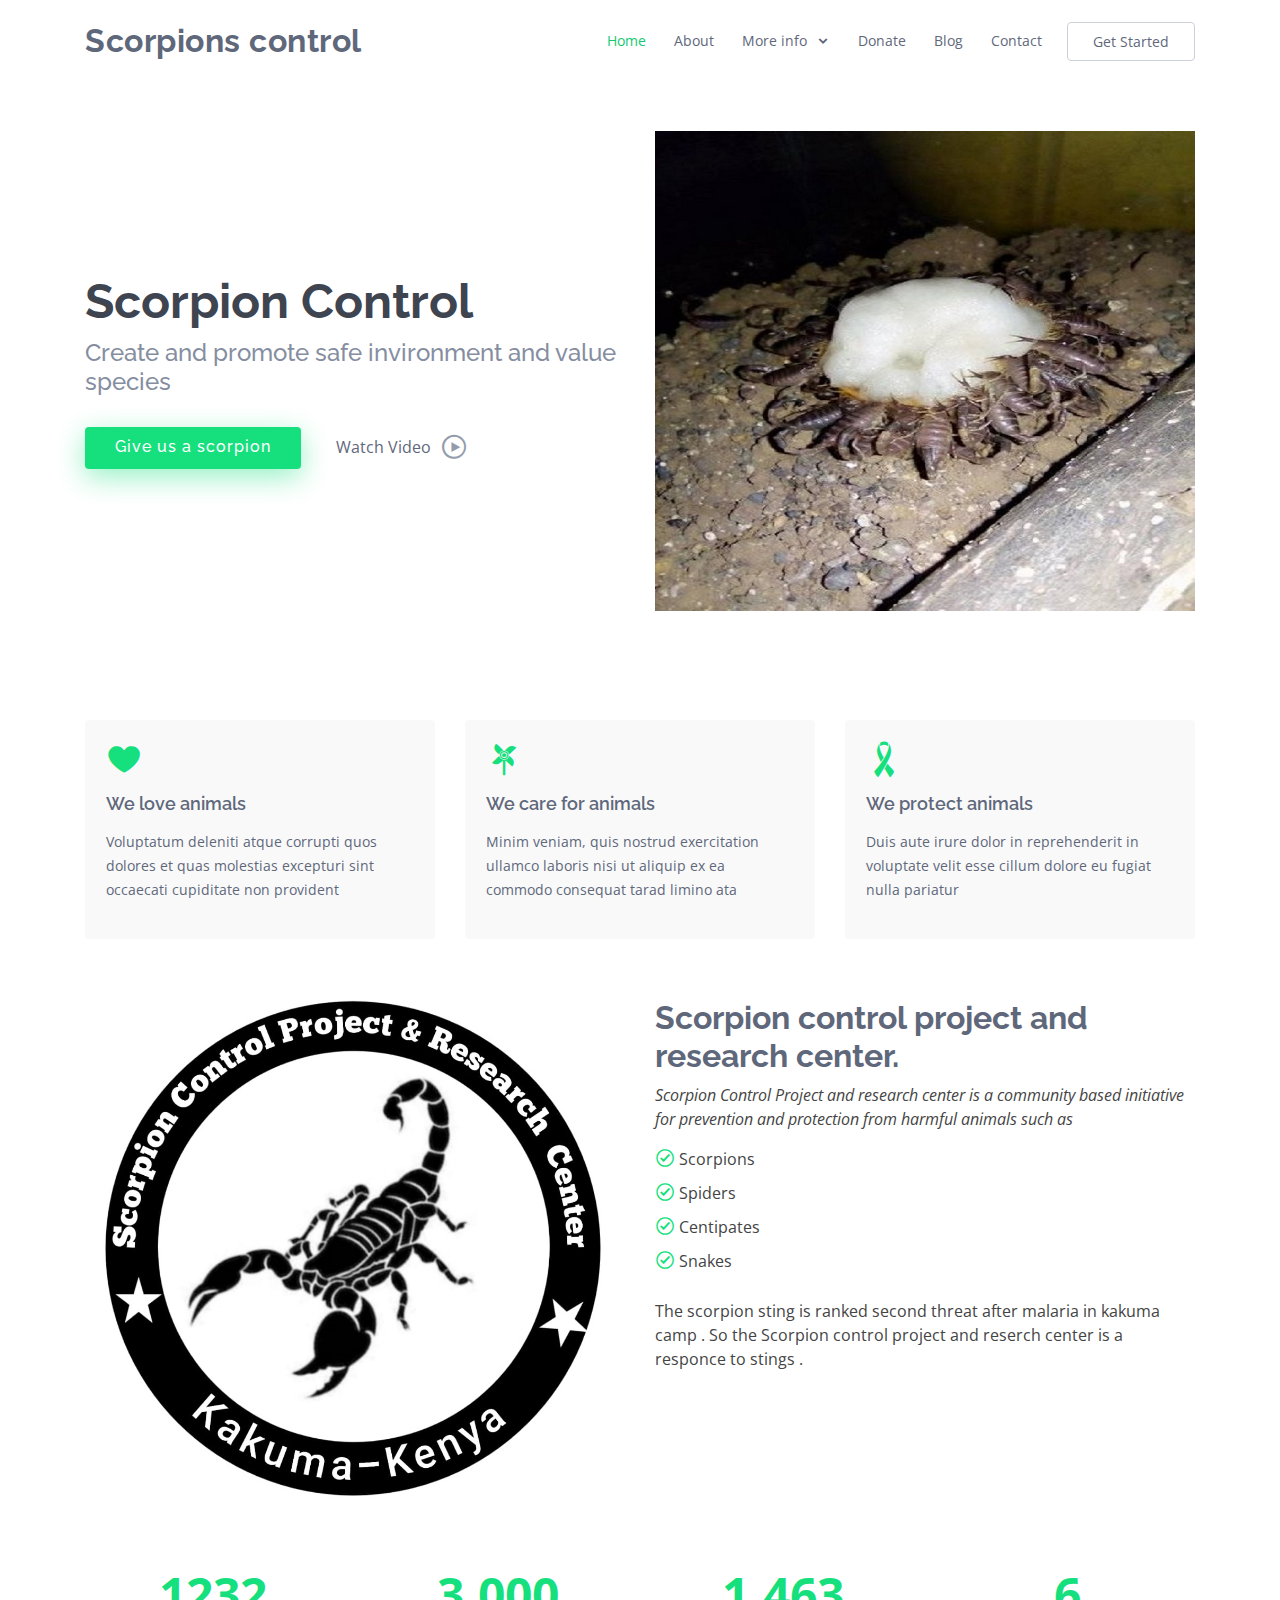
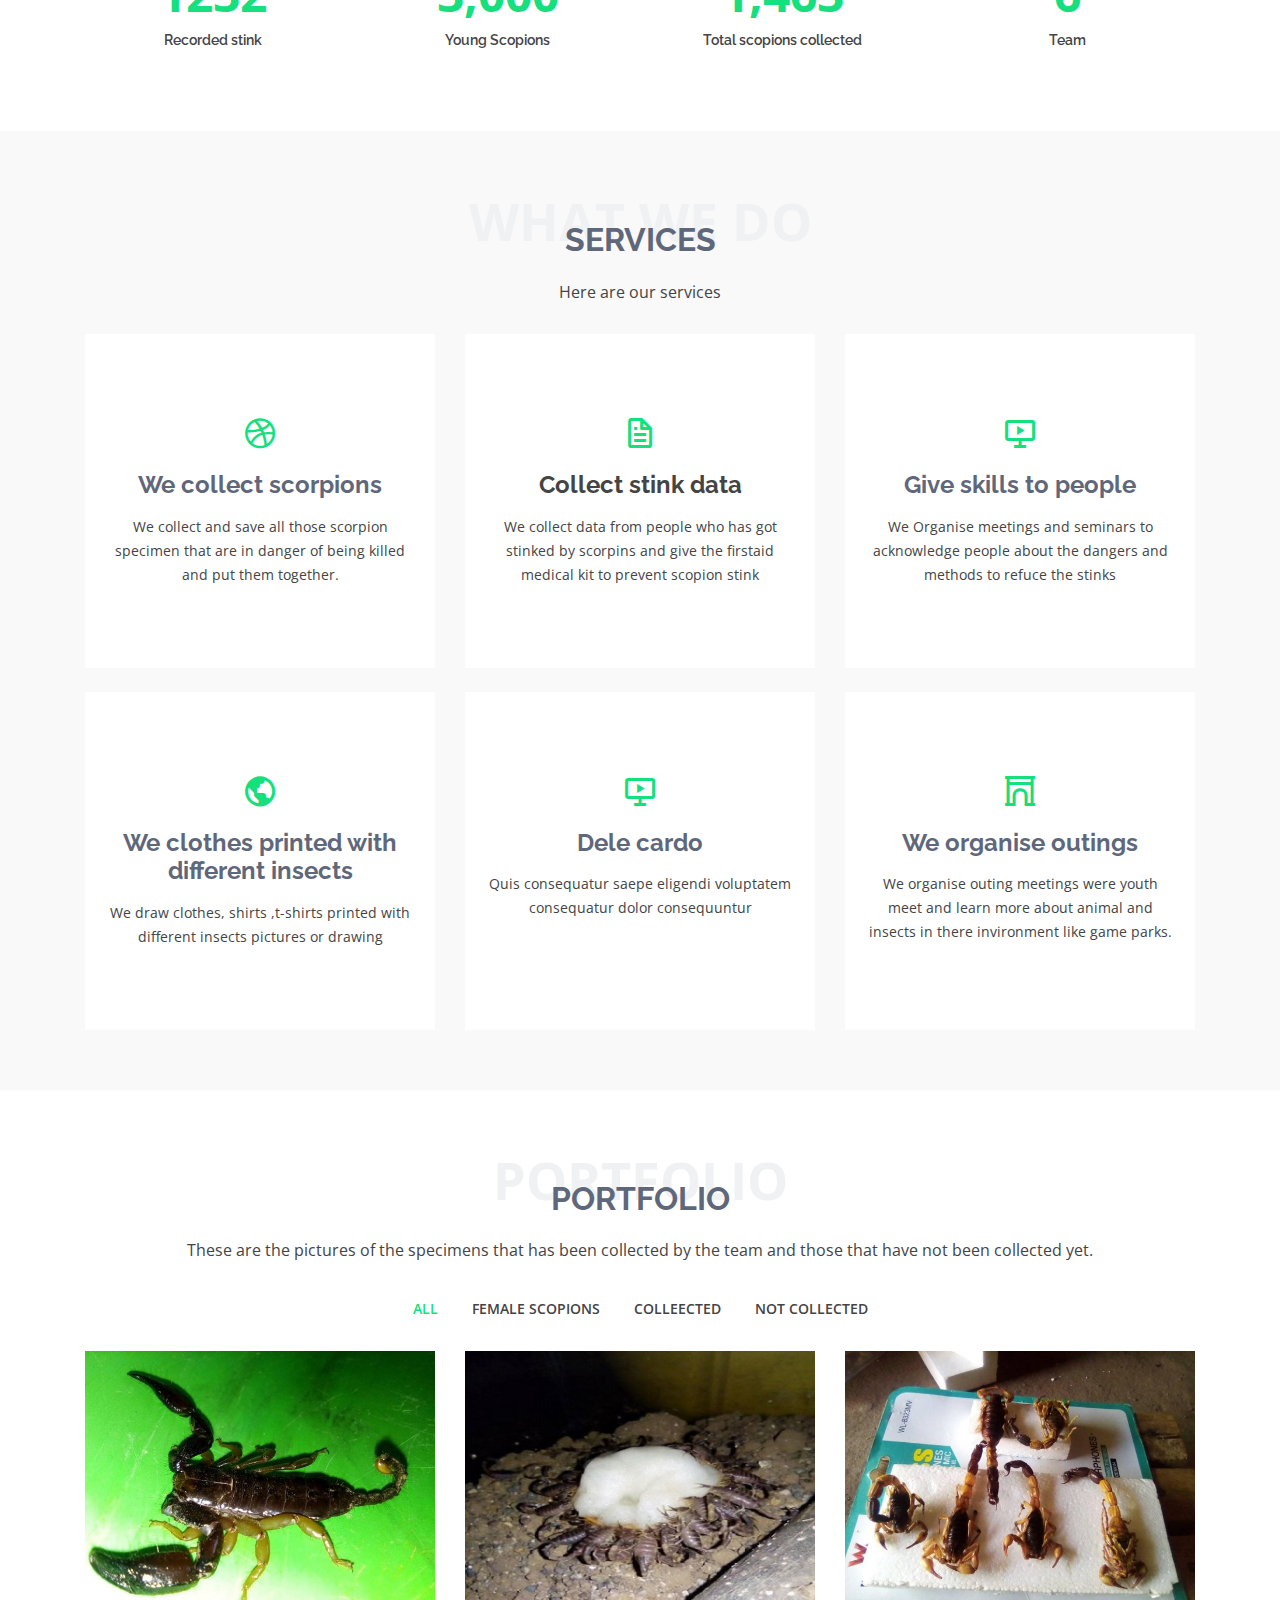
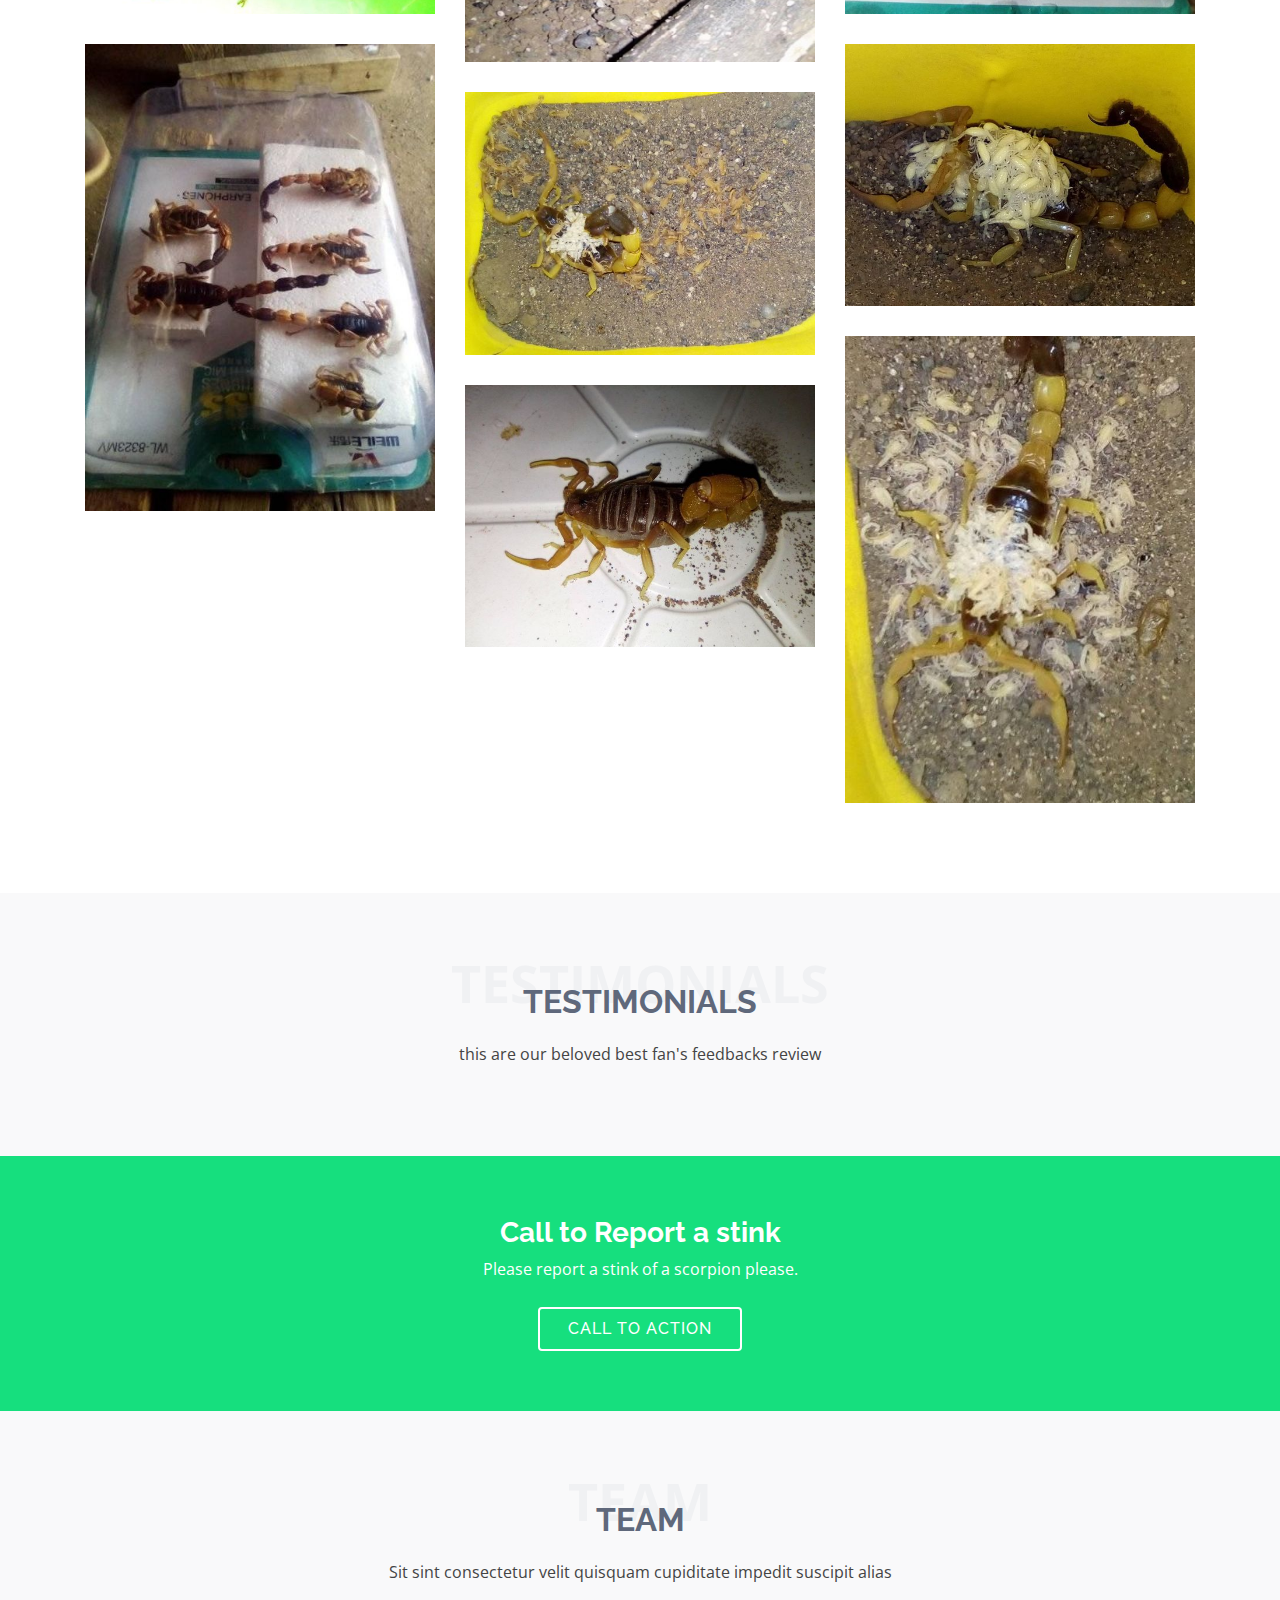
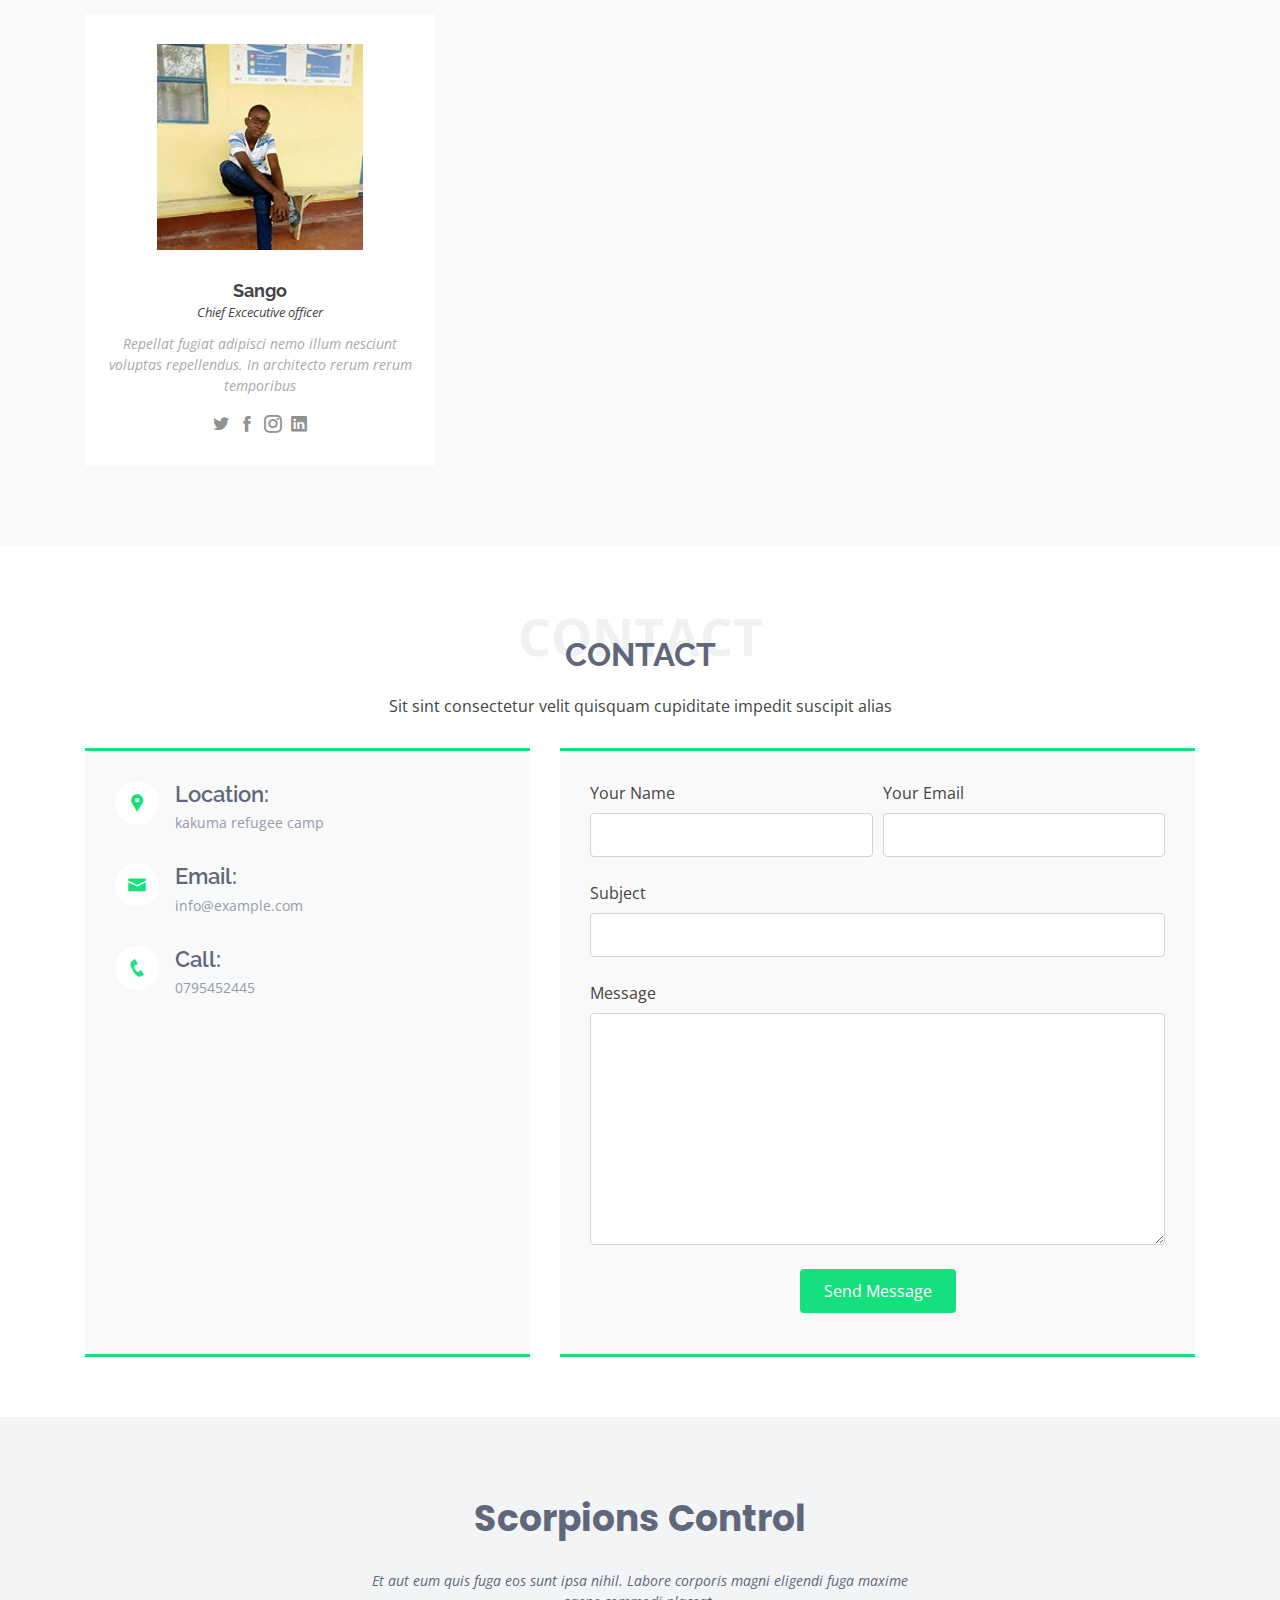
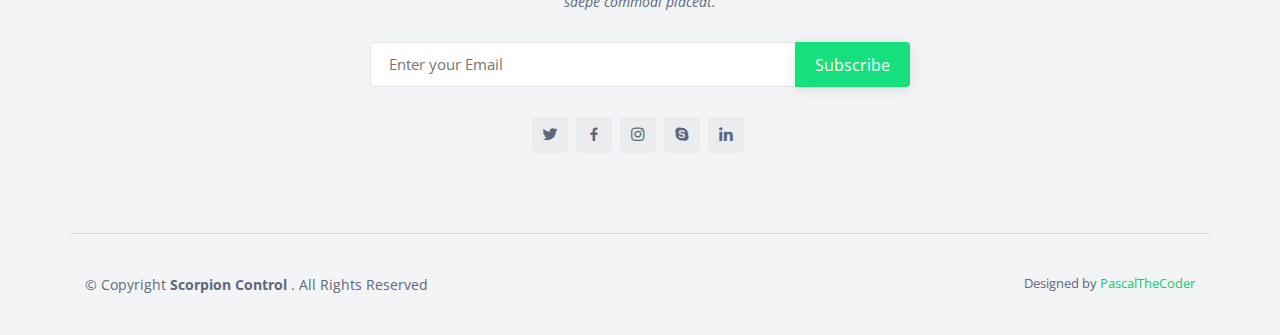
<file: index.html>
<!DOCTYPE html>
<html lang="en">

<head>
  <meta charset="utf-8">
  <meta content="width=device-width, initial-scale=1.0" name="viewport">

  <title>Scopion control</title>
  <meta content="" name="descriptison">
  <meta content="" name="keywords">

  <!-- Favicons -->
  <link href="assets/img/favicon.jpg" rel="icon">
  <link href="assets/img/favicon.jpg" rel="apple-touch-icon">

  <!-- Google Fonts -->
  <link href="https://fonts.googleapis.com/css?family=Open+Sans:300,300i,400,400i,600,600i,700,700i|Raleway:300,300i,400,400i,500,500i,600,600i,700,700i|Poppins:300,300i,400,400i,500,500i,600,600i,700,700i" rel="stylesheet">

  <!-- Vendor CSS Files -->
  <link href="assets/vendor/bootstrap/css/bootstrap.min.css" rel="stylesheet">
  <link href="assets/vendor/icofont/icofont.min.css" rel="stylesheet">
  <link href="assets/vendor/boxicons/css/boxicons.min.css" rel="stylesheet">
  <link href="assets/vendor/venobox/venobox.css" rel="stylesheet">
  <link href="assets/vendor/owl.carousel/assets/owl.carousel.min.css" rel="stylesheet">

  <!-- Template Main CSS File -->
  <link href="assets/css/style.css" rel="stylesheet">

  
</head>

<body>

  <!-- ======= Header ======= -->
  <header id="header" class="fixed-top">
    <div class="container d-flex align-items-center">

      <h1 class="logo mr-auto"><a href="index.html">Scorpions control</a></h1>
      <!-- Uncomment below if you prefer to use an image logo -->
      <!-- <a href="index.html" class="logo mr-auto"><img src="assets/img/logo.png" alt="" class="img-fluid"></a>-->

      <nav class="nav-menu d-none d-lg-block">
        <ul>
          <li class="active"><a href="index.html">Home</a></li>
          <li><a href="about.html">About</a></li>
            
            <li class="drop-down"><a href="">More info </a>
            <ul>
              <li><a href="#services">Services</a></li>
          <li><a href="#portfolio">Portfolio</a></li>
          <li><a href="#team">Team</a></li>
         
            </ul>
          </li>
            <!-- end Drop Down -->
            
             <li><a href="">Donate</a></li>
            <li><a href="">Blog</a></li>
          
            
          <li><a href="#contact">Contact</a></li>

        </ul>
      </nav><!-- .nav-menu -->

      <a href="#about" class="get-started-btn scrollto">Get Started</a>

    </div>
  </header><!-- End Header -->

  <!-- ======= Hero Section ======= -->
  <section id="hero" class="d-flex align-items-center">

    <div class="container">
      <div class="row">
        <div class="col-lg-6 pt-5 pt-lg-0 order-2 order-lg-1 d-flex flex-column justify-content-center">
          <h1>Scorpion Control</h1>
          <h2>Create and promote safe invironment and value species</h2>
          <div class="d-flex">
            <a href="#about" class="btn-get-started scrollto">Give us a scorpion </a>
            <a href="https:///watch?v=jDDaplaOz7Q" class="venobox btn-watch-video" data-vbtype="video" data-autoplay="true"> Watch Video <i class="icofont-play-alt-2"></i></a>
          </div>
        </div>
        <div class="col-lg-6 order-1 order-lg-2 hero-img">
          <img src="assets/img/portfolio/s10.jpg" class="img-fluid animated" alt="">
        </div>
      </div>
    </div>

  </section><!-- End Hero -->

  <main id="main">

    <!-- ======= Featured Services Section ======= -->
    <section id="featured-services" class="featured-services">
      <div class="container">

        <div class="row">
          <div class="col-lg-4 col-md-6">
            <div class="icon-box">
              <div class="icon"><i class="icofont-heart"></i></div>
              <h4 class="title"><a href="">We love animals</a></h4>
              <p class="description">Voluptatum deleniti atque corrupti quos dolores et quas molestias excepturi sint occaecati cupiditate non provident</p>
            </div>
          </div>
          <div class="col-lg-4 col-md-6 mt-4 mt-md-0">
            <div class="icon-box">
              <div class="icon"><i class="icofont-children-care"></i></div>
              <h4 class="title"><a href="">We care for animals</a></h4>
              <p class="description">Minim veniam, quis nostrud exercitation ullamco laboris nisi ut aliquip ex ea commodo consequat tarad limino ata</p>
            </div>
          </div>
          <div class="col-lg-4 col-md-6 mt-4 mt-lg-0">
            <div class="icon-box">
              <div class="icon"><i class="icofont-aids"></i></div>
              <h4 class="title"><a href="">We protect animals</a></h4>
              <p class="description">Duis aute irure dolor in reprehenderit in voluptate velit esse cillum dolore eu fugiat nulla pariatur</p>
            </div>
          </div>
        </div>

      </div>
    </section><!-- End Featured Services Section -->

    <!-- ======= About Section ======= -->
    <section id="about" class="about">
      <div class="container">

        <div class="row">
          <div class="col-lg-6">
            <img src="assets/img/scopion.jpg" class="img-fluid" alt="">
          </div>
          <div class="col-lg-6 pt-4 pt-lg-0 content">
            <h3>Scorpion control project and research center. </h3>
            <p class="font-italic">
              Scorpion Control Project and research center is a community based initiative for prevention and protection from harmful animals such as 
            </p>
            <ul>
              <li><i class="icofont-check-circled"></i>Scorpions   </li>
              <li><i class="icofont-check-circled"></i>Spiders</li>
              <li><i class="icofont-check-circled"></i>Centipates </li>
              <li><i class="icofont-check-circled"></i>Snakes </li>
            </ul>
            <p>
             The scorpion sting is ranked second threat after malaria in kakuma camp . So the Scorpion control project and reserch center is a responce to stings .
            </p>
          </div>
        </div>

      </div>
    </section><!-- End About Section -->

    <!-- ======= Counts Section ======= -->
    <section id="counts" class="counts">
      <div class="container">

        <div class="row counters">

          <div class="col-lg-3 col-6 text-center">
            <span data-toggle="counter-up">1232</span>
            <p>Recorded stink</p>
          </div>

          <div class="col-lg-3 col-6 text-center">
            <span data-toggle="counter-up">3,000</span>
            <p> Young Scopions </p>
          </div>

          <div class="col-lg-3 col-6 text-center">
            <span data-toggle="counter-up">1,463</span>
            <p>Total scopions collected</p>
          </div>

          <div class="col-lg-3 col-6 text-center">
            <span data-toggle="counter-up">6</span>
            <p>Team </p>
          </div>
            
           

        </div>

      </div>
    </section><!-- End Counts Section -->

    <!-- ======= Services Section ======= -->
    <section id="services" class="services section-bg">
      <div class="container">

        <div class="section-title">
          <span> What we do </span>
          <h2>Services</h2>
          <p>Here are our services</p>
        </div>

        <div class="row">
          <div class="col-lg-4 col-md-6 d-flex align-items-stretch">
            <div class="icon-box">
              <div class="icon"><i class="bx bxl-dribbble"></i></div>
              <h4><a href="">We collect scorpions </a></h4>
              <p>We collect and save all those scorpion specimen that are in danger of being killed and put them together.</p>
            </div>
          </div>

          <div class="col-lg-4 col-md-6 d-flex align-items-stretch mt-4 mt-md-0">
            <div class="icon-box">
              <div class="icon"><i class="bx bx-file"></i></div>
              <h4><a href=""></a>Collect stink data</h4>
              <p> We collect data from people  who has got stinked by scorpins and give the firstaid  medical kit to prevent scopion stink</p>
            </div>
          </div>

          <div class="col-lg-4 col-md-6 d-flex align-items-stretch mt-4 mt-lg-0">
            <div class="icon-box">
              <div class="icon"><i class="bx bx-slideshow"></i></div>
              <h4><a href="">Give skills to people</a></h4>
              <p>We Organise meetings and seminars to acknowledge people about the dangers and methods to refuce the stinks </p>
            </div>
          </div>

          <div class="col-lg-4 col-md-6 d-flex align-items-stretch mt-4">
            <div class="icon-box">
              <div class="icon"><i class="bx bx-world"></i></div>
              <h4><a href="">We clothes printed with different insects</a></h4>
              <p>We draw clothes, shirts ,t-shirts printed with different insects pictures or drawing</p>
            </div>
          </div>

          <div class="col-lg-4 col-md-6 d-flex align-items-stretch mt-4">
            <div class="icon-box">
              <div class="icon"><i class="bx bx-slideshow"></i></div>
              <h4><a href="">Dele cardo</a></h4>
              <p>Quis consequatur saepe eligendi voluptatem consequatur dolor consequuntur</p>
            </div>
          </div>

          <div class="col-lg-4 col-md-6 d-flex align-items-stretch mt-4">
            <div class="icon-box">
              <div class="icon"><i class="bx bx-arch"></i></div>
              <h4><a href="">We organise outings</a></h4>
              <p>We organise outing meetings were youth meet and learn more about animal and insects in there invironment like game parks.</p>
            </div>
          </div>

        </div>

      </div>
    </section><!-- End Services Section -->

    <!-- ======= Portfolio Section ======= -->
    <section id="portfolio" class="portfolio">
      <div class="container">

        <div class="section-title">
          <span>Portfolio</span>
          <h2>Portfolio</h2>
          <p>These are the pictures of the specimens that has been collected by the team and those that have not been collected yet.</p>
        </div>

        <div class="row">
          <div class="col-lg-12 d-flex justify-content-center">
            <ul id="portfolio-flters">
              <li data-filter="*" class="filter-active">All</li>
              <li data-filter=".filter-app">Female scopions </li>
              <li data-filter=".filter-card">colleected</li>
              <li data-filter=".filter-web">Not collected</li>
            </ul>
          </div>
        </div>

        <div class="row portfolio-container">

          <div class="col-lg-4 col-md-6 portfolio-item filter-app">
            <img src="assets/img/portfolio/s1.jpg" class="img-fluid" alt="">
            <div class="portfolio-info">
              <h4>Scorpion king</h4>
              <p> Collected </p>
              <a href="assets/img/portfolio/portfolio-1.jpg" data-gall="portfolioGallery" class="venobox preview-link" title="App 1"><i class="bx bx-plus"></i></a>
              <a href="portfolio-details.html" class="details-link" title="More Details"><i class="bx bx-link"></i></a>
            </div>
          </div>

          <div class="col-lg-4 col-md-6 portfolio-item filter-web">
            <img src="assets/img/portfolio/s10.jpg" class="img-fluid" alt="">
            <div class="portfolio-info">
              <h4>Litte scorpions </h4>
              <p>Collected</p>
              <a href="assets/img/portfolio/s11.jpg" data-gall="portfolioGallery" class="venobox preview-link" title="Web 3"><i class="bx bx-plus"></i></a>
              <a href="portfolio-details.html" class="details-link" title="More Details"><i class="bx bx-link"></i></a>
            </div>
          </div>

          <div class="col-lg-4 col-md-6 portfolio-item filter-app">
            <img src="assets/img/portfolio/s2.jpg" class="img-fluid" alt="">
            <div class="portfolio-info">
              <h4>Dried scorpions collection</h4>
              <p>Collected</p>
              <a href="assets/img/portfolio/portfolio-3.jpg" data-gall="portfolioGallery" class="venobox preview-link" title="App 2"><i class="bx bx-plus"></i></a>
              <a href="portfolio-details.html" class="details-link" title="More Details"><i class="bx bx-link"></i></a>
            </div>
          </div>

          <div class="col-lg-4 col-md-6 portfolio-item filter-card">
            <img src="assets/img/portfolio/s3.jpg" class="img-fluid" alt="">
            <div class="portfolio-info">
              <h4>Scorpions from the family of king </h4>
              <p>Collected </p>
              <a href="assets/img/portfolio/s3.jpg" data-gall="portfolioGallery" class="venobox preview-link" title="Card 2"><i class="bx bx-plus"></i></a>
              <a href="portfolio-details.html" class="details-link" title="More Details"><i class="bx bx-link"></i></a>
            </div>
          </div>

          <div class="col-lg-4 col-md-6 portfolio-item filter-web">
            <img src="assets/img/portfolio/s4.jpg" class="img-fluid" alt="">
            <div class="portfolio-info">
              <h4>Female scopion</h4>
              <p>Collected</p>
              <a href="assets/img/portfolio/s4.jpg" data-gall="portfolioGallery" class="venobox preview-link" title="Web 2"><i class="bx bx-plus"></i></a>
              <a href="portfolio-details.html" class="details-link" title="More Details"><i class="bx bx-link"></i></a>
            </div>
          </div>

          <div class="col-lg-4 col-md-6 portfolio-item filter-app">
            <img src="assets/img/portfolio/s6.jpg" class="img-fluid" alt="">
            <div class="portfolio-info">
              <h4> Female scorpion with its litte </h4>
              <p>Colected</p>
              <a href="assets/img/portfolio/s5.jpg" data-gall="portfolioGallery" class="venobox preview-link" title="App 3"><i class="bx bx-plus"></i></a>
              <a href="portfolio-details.html" class="details-link" title="More Details"><i class="bx bx-link"></i></a>
            </div>
          </div>

          <div class="col-lg-4 col-md-6 portfolio-item filter-card">
            <img src="assets/img/portfolio/s7.jpg" class="img-fluid" alt="">
            <div class="portfolio-info">
              <h4>Female scorrpion</h4>
              <p>Collected</p>
              <a href="assets/img/portfolio/s7.jpg" data-gall="portfolioGallery" class="venobox preview-link" title="Card 1"><i class="bx bx-plus"></i></a>
              <a href="portfolio-details.html" class="details-link" title="More Details"><i class="bx bx-link"></i></a>
            </div>
          </div>

          <div class="col-lg-4 col-md-6 portfolio-item filter-card">
            <img src="assets/img/portfolio/s9.jpg" class="img-fluid" alt="">
            <div class="portfolio-info">
              <h4>Ungry scorpion </h4>
              <p>Collected</p>
              <a href="assets/img/portfolio/s9.jpg" data-gall="portfolioGallery" class="venobox preview-link" title="Card 3"><i class="bx bx-plus"></i></a>
              <a href="portfolio-details.html" class="details-link" title="More Details"><i class="bx bx-link"></i></a>
            </div>
          </div>

          

        </div>

      </div>
    </section><!-- End Portfolio Section -->

    <!-- ======= Testimonials Section ======= -->
    <section id="testimonials" class="testimonials section-bg">
      <div class="container">

        <div class="section-title">
          <span>Testimonials</span>
          <h2>Testimonials</h2>
          <p>this are our  beloved best fan's feedbacks review</p>
        </div>

        
            
           <script src="https://apps.elfsight.com/p/platform.js" defer></script>
<div class="elfsight-app-0fc5007c-b867-44f7-8631-95ea3e0d823b"></div>
      </div>
    </section><!-- End Testimonials Section -->

    <!-- ======= Cta Section ======= -->
    <section id="cta" class="cta">
      <div class="container">

        <div class="text-center">
          <h3>Call to Report a stink</h3>
          <p> Please report a stink of a scorpion please.</p>
          <a class="cta-btn" href="#">Call To Action</a>
        </div>

      </div>
    </section><!-- End Cta Section -->

    <!-- ======= Team Section ======= -->
    <section id="team" class="team section-bg">
      <div class="container">

        <div class="section-title">
          <span>Team</span>
          <h2>Team</h2>
          <p>Sit sint consectetur velit quisquam cupiditate impedit suscipit alias</p>
        </div>

        <div class="row">
          

          <div class="col-lg-4 col-md-6 d-flex align-items-stretch">
            <div class="member">
              <img src="assets/img/team/pic1.jpg" alt="">
              <h4>Sango </h4>
              <span>Chief Excecutive officer</span>
              <p>
                Repellat fugiat adipisci nemo illum nesciunt voluptas repellendus. In architecto rerum rerum temporibus
              </p>
              <div class="social">
                <a href=""><i class="icofont-twitter"></i></a>
                <a href=""><i class="icofont-facebook"></i></a>
                <a href=""><i class="icofont-instagram"></i></a>
                <a href=""><i class="icofont-linkedin"></i></a>
              </div>
            </div>
          </div>

         

        </div>

      </div>
    </section><!-- End Team Section -->

    <!-- ======= Contact Section ======= -->
    <section id="contact" class="contact">
      <div class="container">

        <div class="section-title">
          <span>Contact</span>
          <h2>Contact</h2>
          <p>Sit sint consectetur velit quisquam cupiditate impedit suscipit alias</p>
        </div>

        <div class="row">

          <div class="col-lg-5 d-flex align-items-stretch">
            <div class="info">
              <div class="address">
                <i class="icofont-google-map"></i>
                <h4>Location:</h4>
                <p>kakuma refugee camp</p>
              </div>

              <div class="email">
                <i class="icofont-envelope"></i>
                <h4>Email:</h4>
                <p>info@example.com</p>
              </div>

              <div class="phone">
                <i class="icofont-phone"></i>
                <h4>Call:</h4>
                <p>0795452445</p>
              </div>

              <iframe src="https:///maps/embed?pb=!1m14!1m8!1m3!1d12097.433213460943!2d-74.0062269!3d40.7101282!3m2!1i1024!2i768!4f13.1!3m3!1m2!1s0x0%3A0xb89d1fe6bc499443!2sDowntown+Conference+Center!5e0!3m2!1smk!2sbg!4v1539943755621" frameborder="0" style="border:0; width: 100%; height: 290px;" allowfullscreen></iframe>
            </div>

          </div>

          <div class="col-lg-7 mt-5 mt-lg-0 d-flex align-items-stretch">
            <form action="forms/contact.php" method="post" role="form" class="php-email-form">
              <div class="form-row">
                <div class="form-group col-md-6">
                  <label for="name">Your Name</label>
                  <input type="text" name="name" class="form-control" id="name" data-rule="minlen:4" data-msg="Please enter at least 4 chars" />
                  <div class="validate"></div>
                </div>
                <div class="form-group col-md-6">
                  <label for="name">Your Email</label>
                  <input type="email" class="form-control" name="email" id="email" data-rule="email" data-msg="Please enter a valid email" />
                  <div class="validate"></div>
                </div>
              </div>
              <div class="form-group">
                <label for="name">Subject</label>
                <input type="text" class="form-control" name="subject" id="subject" data-rule="minlen:4" data-msg="Please enter at least 8 chars of subject" />
                <div class="validate"></div>
              </div>
              <div class="form-group">
                <label for="name">Message</label>
                <textarea class="form-control" name="message" rows="10" data-rule="required" data-msg="Please write something for us"></textarea>
                <div class="validate"></div>
              </div>
              <div class="mb-3">
                <div class="loading">Loading</div>
                <div class="error-message"></div>
                <div class="sent-message">Your message has been sent. Thank you!</div>
              </div>
              <div class="text-center"><button type="submit">Send Message</button></div>
            </form>
          </div>

        </div>

      </div>
    </section><!-- End Contact Section -->

  </main><!-- End #main -->

  <!-- ======= Footer ======= -->
  <footer id="footer">

    <div class="footer-top">

      <div class="container">

        <div class="row  justify-content-center">
          <div class="col-lg-6">
            <h3>Scorpions Control</h3>
            <p>Et aut eum quis fuga eos sunt ipsa nihil. Labore corporis magni eligendi fuga maxime saepe commodi placeat.</p>
          </div>
        </div>

        <div class="row footer-newsletter justify-content-center">
          <div class="col-lg-6">
            <form action="" method="post">
              <input type="email" name="email" placeholder="Enter your Email"><input type="submit" value="Subscribe">
            </form>
          </div>
        </div>

        <div class="social-links">
          <a href="#" class="twitter"><i class="bx bxl-twitter"></i></a>
          <a href="#" class="facebook"><i class="bx bxl-facebook"></i></a>
          <a href="#" class="instagram"><i class="bx bxl-instagram"></i></a>
          <a href="#" class="google-plus"><i class="bx bxl-skype"></i></a>
          <a href="#" class="linkedin"><i class="bx bxl-linkedin"></i></a>
        </div>

      </div>
    </div>

    <div class="container footer-bottom clearfix">
      <div class="copyright">
        &copy; Copyright <strong><span>Scorpion Control </span></strong>. All Rights Reserved
      </div>
      <div class="credits">
       
        Designed by <a href="https://pascaldiny.ga">PascalTheCoder</a>
      </div>
    </div>
  </footer><!-- End Footer -->

  <a href="#" class="back-to-top"><i class="icofont-simple-up"></i></a>

  <!-- Vendor JS Files -->
  <script src="assets/vendor/jquery/jquery.min.js"></script>
  <script src="assets/vendor/bootstrap/js/bootstrap.bundle.min.js"></script>
  <script src="assets/vendor/jquery.easing/jquery.easing.min.js"></script>
  <script src="assets/vendor/php-email-form/validate.js"></script>
  <script src="assets/vendor/waypoints/jquery.waypoints.min.js"></script>
  <script src="assets/vendor/counterup/counterup.min.js"></script>
  <script src="assets/vendor/isotope-layout/isotope.pkgd.min.js"></script>
  <script src="assets/vendor/venobox/venobox.min.js"></script>
  <script src="assets/vendor/owl.carousel/owl.carousel.min.js"></script>

  <!-- Template Main JS File -->
  <script src="assets/js/main.js"></script>

</body>

</html>
</file>
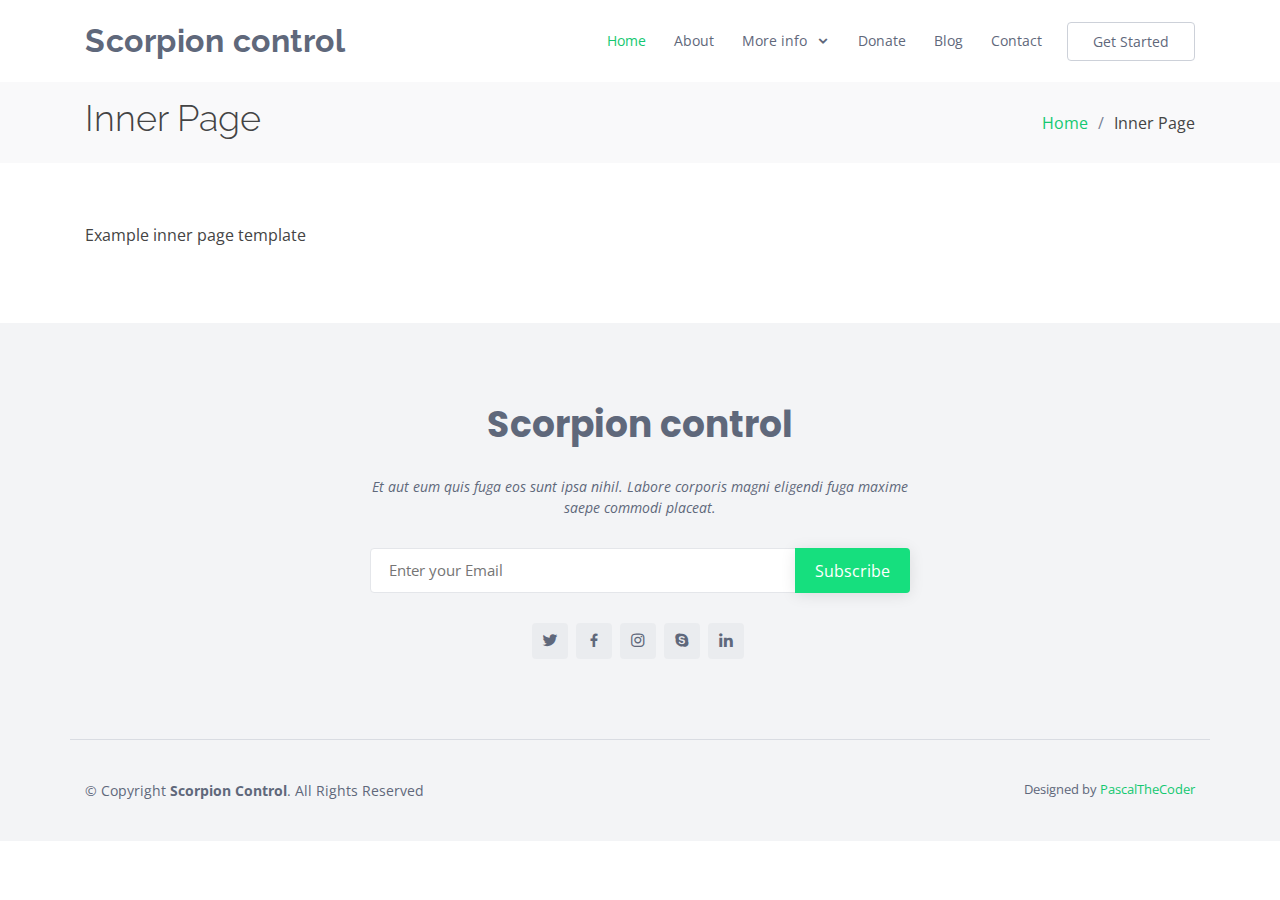
<file: inner-page.html>
<!DOCTYPE html>
<html lang="en">

<head>
  <meta charset="utf-8">
  <meta content="width=device-width, initial-scale=1.0" name="viewport">

  <title>Scorpion control</title>
  <meta content="" name="descriptison">
  <meta content="" name="keywords">

  <!-- Favicons -->
  <link href="assets/img/favicon.png" rel="icon">
  <link href="assets/img/apple-touch-icon.png" rel="apple-touch-icon">

  <!-- Google Fonts -->
  <link href="https://fonts.googleapis.com/css?family=Open+Sans:300,300i,400,400i,600,600i,700,700i|Raleway:300,300i,400,400i,500,500i,600,600i,700,700i|Poppins:300,300i,400,400i,500,500i,600,600i,700,700i" rel="stylesheet">

  <!-- Vendor CSS Files -->
  <link href="assets/vendor/bootstrap/css/bootstrap.min.css" rel="stylesheet">
  <link href="assets/vendor/icofont/icofont.min.css" rel="stylesheet">
  <link href="assets/vendor/boxicons/css/boxicons.min.css" rel="stylesheet">
  <link href="assets/vendor/venobox/venobox.css" rel="stylesheet">
  <link href="assets/vendor/owl.carousel/assets/owl.carousel.min.css" rel="stylesheet">

  <!-- Template Main CSS File -->
  <link href="assets/css/style.css" rel="stylesheet">

  
</head>

<body>

  <!-- ======= Header ======= -->
  <header id="header" class="fixed-top">
    <div class="container d-flex align-items-center">

      <h1 class="logo mr-auto"><a href="index.html">Scorpion control</a></h1>
      <!-- Uncomment below if you prefer to use an image logo -->
      <!-- <a href="index.html" class="logo mr-auto"><img src="assets/img/logo.png" alt="" class="img-fluid"></a>-->

       <nav class="nav-menu d-none d-lg-block">
        <ul>
          <li class="active"><a href="index.html">Home</a></li>
          <li><a href="about.html">About</a></li>
            
            <li class="drop-down"><a href="">More info </a>
            <ul>
              <li><a href="#services">Services</a></li>
          <li><a href="#portfolio">Portfolio</a></li>
          <li><a href="#team">Team</a></li>
         
            </ul>
          </li>
            <!-- end Drop Down -->
            
             <li><a href="">Donate</a></li>
            <li><a href="">Blog</a></li>
          
            
          <li><a href="#contact">Contact</a></li>

        </ul>
      </nav><!-- .nav-menu -->

      <a href="#about" class="get-started-btn scrollto">Get Started</a>

    </div>
  </header><!-- End Header -->

  <main id="main">

    <!-- ======= Breadcrumbs ======= -->
    <section class="breadcrumbs">
      <div class="container">

        <div class="d-flex justify-content-between align-items-center">
          <h2>Inner Page</h2>
          <ol>
            <li><a href="index.html">Home</a></li>
            <li>Inner Page</li>
          </ol>
        </div>

      </div>
    </section><!-- End Breadcrumbs -->

    <section class="inner-page">
      <div class="container">
        <p>
          Example inner page template
        </p>
      </div>
    </section>

  </main><!-- End #main -->

  <!-- ======= Footer ======= -->
  <footer id="footer">

    <div class="footer-top">

      <div class="container">

        <div class="row  justify-content-center">
          <div class="col-lg-6">
            <h3>Scorpion control</h3>
            <p>Et aut eum quis fuga eos sunt ipsa nihil. Labore corporis magni eligendi fuga maxime saepe commodi placeat.</p>
          </div>
        </div>

        <div class="row footer-newsletter justify-content-center">
          <div class="col-lg-6">
            <form action="" method="post">
              <input type="email" name="email" placeholder="Enter your Email"><input type="submit" value="Subscribe">
            </form>
          </div>
        </div>

        <div class="social-links">
          <a href="#" class="twitter"><i class="bx bxl-twitter"></i></a>
          <a href="#" class="facebook"><i class="bx bxl-facebook"></i></a>
          <a href="#" class="instagram"><i class="bx bxl-instagram"></i></a>
          <a href="#" class="google-plus"><i class="bx bxl-skype"></i></a>
          <a href="#" class="linkedin"><i class="bx bxl-linkedin"></i></a>
        </div>

      </div>
    </div>

    <div class="container footer-bottom clearfix">
      <div class="copyright">
        &copy; Copyright <strong><span>Scorpion Control</span></strong>. All Rights Reserved
      </div>
      <div class="credits">
       
        Designed by <a href="https://pascaldiny.ga">PascalTheCoder</a>
      </div>
    </div>
  </footer><!-- End Footer -->

  <a href="#" class="back-to-top"><i class="icofont-simple-up"></i></a>

  <!-- Vendor JS Files -->
  <script src="assets/vendor/jquery/jquery.min.js"></script>
  <script src="assets/vendor/bootstrap/js/bootstrap.bundle.min.js"></script>
  <script src="assets/vendor/jquery.easing/jquery.easing.min.js"></script>
  <script src="assets/vendor/php-email-form/validate.js"></script>
  <script src="assets/vendor/waypoints/jquery.waypoints.min.js"></script>
  <script src="assets/vendor/counterup/counterup.min.js"></script>
  <script src="assets/vendor/isotope-layout/isotope.pkgd.min.js"></script>
  <script src="assets/vendor/venobox/venobox.min.js"></script>
  <script src="assets/vendor/owl.carousel/owl.carousel.min.js"></script>

  <!-- Template Main JS File -->
  <script src="assets/js/main.js"></script>

</body>

</html>
</file>
<file: assets/vendor/venobox/venobox.css>
/* ------ venobox.css --------*/
.vbox-overlay *, .vbox-overlay *:before, .vbox-overlay *:after{
    -webkit-backface-visibility: hidden;
    -webkit-box-sizing:border-box;
    -moz-box-sizing:border-box;
    box-sizing:border-box;
}
.vbox-overlay * { 
    -webkit-backface-visibility: visible;
    backface-visibility: visible;
}
.vbox-overlay{
    display: -webkit-flex;
    display: flex;
    -webkit-flex-direction: column;
    flex-direction: column;
    -webkit-justify-content: center;
    justify-content: center;
    -webkit-align-items: center;
    align-items: center;
    position: fixed;
    left: 0;
    top: 0;
    bottom: 0;
    right: 0;
    z-index: 999999;
}

/* ----- navigation ----- */
.vbox-title{
    width: 100%;
    height: 40px;
    float: left;
    text-align: center;
    line-height: 28px;
    font-size: 12px;
    padding: 6px 50px;
    overflow: hidden;
    position: fixed;
    display: none;
    left: 0;
    z-index: 89;
}
.vbox-close{
    cursor: pointer;
    position: fixed;
    top: -1px;
    right: 0;
    width: 50px;
    height: 40px;
    padding: 6px;
    display: block;
    background-position:10px center;
    overflow: hidden;
    font-size: 24px;
    line-height: 1;
    text-align: center;
    z-index: 99;
}
.vbox-left{
    cursor: pointer;
    position: fixed;
    left: 0;
    height: 40px;
    overflow: hidden;
    line-height: 28px;
    font-size: 12px;
    z-index: 99;
    display: flex;
    align-items:center;
}
.vbox-num{
    display: inline-block;
    margin: 6px 0 6px 15px;
}
/* ----- Social share ----- */
.vbox-share{
    line-height: 28px;
    font-size: 12px;
    overflow: hidden;
    position: fixed;
    left: 0;
    z-index: 98;
    display: flex;
    align-items:center;
    justify-content: center;
    width: 100%;
    text-align: center;
}
.vbox-share svg{
    max-height: 28px;
    width: 28px;
    z-index: 10;
    margin-left: 12px;
    margin-top: 6px;
    margin-bottom: 6px;
    vertical-align: middle;
}


/* ----- navigation ARROWS ----- */
.vbox-next, .vbox-prev{
    position: fixed;
    top: 50%;
    margin-top: -15px;
    overflow: hidden;
    cursor: pointer;
    display: block;
    width: 45px;
    height: 45px;
    z-index: 99;
}
.vbox-next span, .vbox-prev span{
    position: relative;
    width: 20px;
    height: 20px;
    border: 2px solid transparent;
    border-top-color: #B6B6B6;
    border-right-color: #B6B6B6;
    text-indent: -100px;
    position: absolute;
    top: 8px;
    display: block;
}
.vbox-prev{
    left: 15px;
}
.vbox-next{
    right: 15px;
}
.vbox-prev span{
    left: 10px;
    -ms-transform: rotate(-135deg);
    -webkit-transform: rotate(-135deg);
    transform: rotate(-135deg);
}
.vbox-next span{
    -ms-transform: rotate(45deg);
    -webkit-transform: rotate(45deg);
    transform: rotate(45deg);
    right: 10px;
}
/* ------- inline window ------ */
.vbox-inline{
    width: 420px;
    height: 315px;
    height: 70vh;
    padding: 10px;
    background: #fff;
    margin: 0 auto;
    overflow: auto;
    text-align: left;
}
/* ------- Video & iFrames window ------ */
.venoframe{
    max-width: 100%;
    width: 100%;
    border: none;
    width: 100%;
    height: 260px;
    height: 70vh;
}
.venoframe.vbvid{
    height: 260px;
}
@media (min-width: 768px) {
    .venoframe, .vbox-inline{
        width: 90%;
        height: 360px;
        height: 70vh;
    }
    .venoframe.vbvid{
        width: 640px;
        height: 360px;
    }
}
@media (min-width: 992px) {
    .venoframe, .vbox-inline{
        max-width: 1200px;
        width: 80%;
        height: 540px;
        height: 70vh;
    }
    .venoframe.vbvid{
        width: 960px;
        height: 540px;
    }
}
/* 
Please do NOT edit this part! 
or at least read this note: http://i.imgur.com/7C0ws9e.gif
*/
.vbox-open{
    overflow: hidden;
}
.vbox-container{
    position: absolute;
    left: 0;
    right: 0;
    top: 0;
    bottom: 0;
    overflow-x: hidden;
    overflow-y: scroll;
    overflow-scrolling: touch;
    -webkit-overflow-scrolling: touch;
    z-index: 20;
    max-height: 100%;

}

.vbox-content{
    text-align: center;
    float: left;
    width: 100%;
    position: relative;
    overflow: hidden;
    padding: 20px 4%;
}
.vbox-container img{
    max-width: 100%;
    height: auto;
}
.vbox-figlio{
    box-shadow: 0 0 12px rgba(0,0,0,0.19), 0 6px 6px rgba(0,0,0,0.23);
    max-width: 100%;
    text-align: initial;
}
img.vbox-figlio{
    -webkit-user-select: none;
-khtml-user-select: none;
-moz-user-select: none;
-o-user-select: none;
user-select: none;
}
.vbox-content.swipe-left{
    margin-left: -200px !important;
}
.vbox-content.swipe-right{
    margin-left: 200px !important;
}
.vbox-animated{
    webkit-transition: margin 300ms ease-out;
    transition: margin 300ms ease-out;
}

/* ---------- preloader ----------
 * SPINKIT 
 * http://tobiasahlin.com/spinkit/
-------------------------------- */
.sk-double-bounce,.sk-rotating-plane{width:40px;height:40px;margin:40px auto}.sk-rotating-plane{background-color:#333;-webkit-animation:sk-rotatePlane 1.2s infinite ease-in-out;animation:sk-rotatePlane 1.2s infinite ease-in-out}@-webkit-keyframes sk-rotatePlane{0%{-webkit-transform:perspective(120px) rotateX(0) rotateY(0);transform:perspective(120px) rotateX(0) rotateY(0)}50%{-webkit-transform:perspective(120px) rotateX(-180.1deg) rotateY(0);transform:perspective(120px) rotateX(-180.1deg) rotateY(0)}100%{-webkit-transform:perspective(120px) rotateX(-180deg) rotateY(-179.9deg);transform:perspective(120px) rotateX(-180deg) rotateY(-179.9deg)}}@keyframes sk-rotatePlane{0%{-webkit-transform:perspective(120px) rotateX(0) rotateY(0);transform:perspective(120px) rotateX(0) rotateY(0)}50%{-webkit-transform:perspective(120px) rotateX(-180.1deg) rotateY(0);transform:perspective(120px) rotateX(-180.1deg) rotateY(0)}100%{-webkit-transform:perspective(120px) rotateX(-180deg) rotateY(-179.9deg);transform:perspective(120px) rotateX(-180deg) rotateY(-179.9deg)}}.sk-double-bounce{position:relative}.sk-double-bounce .sk-child{width:100%;height:100%;border-radius:50%;background-color:#333;opacity:.6;position:absolute;top:0;left:0;-webkit-animation:sk-doubleBounce 2s infinite ease-in-out;animation:sk-doubleBounce 2s infinite ease-in-out}.sk-chasing-dots .sk-child,.sk-spinner-pulse,.sk-three-bounce .sk-child{background-color:#333;border-radius:100%}.sk-double-bounce .sk-double-bounce2{-webkit-animation-delay:-1s;animation-delay:-1s}@-webkit-keyframes sk-doubleBounce{0%,100%{-webkit-transform:scale(0);transform:scale(0)}50%{-webkit-transform:scale(1);transform:scale(1)}}@keyframes sk-doubleBounce{0%,100%{-webkit-transform:scale(0);transform:scale(0)}50%{-webkit-transform:scale(1);transform:scale(1)}}.sk-wave{margin:40px auto;width:50px;height:40px;text-align:center;font-size:10px}.sk-wave .sk-rect{background-color:#333;height:100%;width:6px;display:inline-block;-webkit-animation:sk-waveStretchDelay 1.2s infinite ease-in-out;animation:sk-waveStretchDelay 1.2s infinite ease-in-out}.sk-wave .sk-rect1{-webkit-animation-delay:-1.2s;animation-delay:-1.2s}.sk-wave .sk-rect2{-webkit-animation-delay:-1.1s;animation-delay:-1.1s}.sk-wave .sk-rect3{-webkit-animation-delay:-1s;animation-delay:-1s}.sk-wave .sk-rect4{-webkit-animation-delay:-.9s;animation-delay:-.9s}.sk-wave .sk-rect5{-webkit-animation-delay:-.8s;animation-delay:-.8s}@-webkit-keyframes sk-waveStretchDelay{0%,100%,40%{-webkit-transform:scaleY(.4);transform:scaleY(.4)}20%{-webkit-transform:scaleY(1);transform:scaleY(1)}}@keyframes sk-waveStretchDelay{0%,100%,40%{-webkit-transform:scaleY(.4);transform:scaleY(.4)}20%{-webkit-transform:scaleY(1);transform:scaleY(1)}}.sk-wandering-cubes{margin:40px auto;width:40px;height:40px;position:relative}.sk-wandering-cubes .sk-cube{background-color:#333;width:10px;height:10px;position:absolute;top:0;left:0;-webkit-animation:sk-wanderingCube 1.8s ease-in-out -1.8s infinite both;animation:sk-wanderingCube 1.8s ease-in-out -1.8s infinite both}.sk-chasing-dots,.sk-spinner-pulse{width:40px;height:40px;margin:40px auto}.sk-wandering-cubes .sk-cube2{-webkit-animation-delay:-.9s;animation-delay:-.9s}@-webkit-keyframes sk-wanderingCube{0%{-webkit-transform:rotate(0);transform:rotate(0)}25%{-webkit-transform:translateX(30px) rotate(-90deg) scale(.5);transform:translateX(30px) rotate(-90deg) scale(.5)}50%{-webkit-transform:translateX(30px) translateY(30px) rotate(-179deg);transform:translateX(30px) translateY(30px) rotate(-179deg)}50.1%{-webkit-transform:translateX(30px) translateY(30px) rotate(-180deg);transform:translateX(30px) translateY(30px) rotate(-180deg)}75%{-webkit-transform:translateX(0) translateY(30px) rotate(-270deg) scale(.5);transform:translateX(0) translateY(30px) rotate(-270deg) scale(.5)}100%{-webkit-transform:rotate(-360deg);transform:rotate(-360deg)}}@keyframes sk-wanderingCube{0%{-webkit-transform:rotate(0);transform:rotate(0)}25%{-webkit-transform:translateX(30px) rotate(-90deg) scale(.5);transform:translateX(30px) rotate(-90deg) scale(.5)}50%{-webkit-transform:translateX(30px) translateY(30px) rotate(-179deg);transform:translateX(30px) translateY(30px) rotate(-179deg)}50.1%{-webkit-transform:translateX(30px) translateY(30px) rotate(-180deg);transform:translateX(30px) translateY(30px) rotate(-180deg)}75%{-webkit-transform:translateX(0) translateY(30px) rotate(-270deg) scale(.5);transform:translateX(0) translateY(30px) rotate(-270deg) scale(.5)}100%{-webkit-transform:rotate(-360deg);transform:rotate(-360deg)}}.sk-spinner-pulse{-webkit-animation:sk-pulseScaleOut 1s infinite ease-in-out;animation:sk-pulseScaleOut 1s infinite ease-in-out}@-webkit-keyframes sk-pulseScaleOut{0%{-webkit-transform:scale(0);transform:scale(0)}100%{-webkit-transform:scale(1);transform:scale(1);opacity:0}}@keyframes sk-pulseScaleOut{0%{-webkit-transform:scale(0);transform:scale(0)}100%{-webkit-transform:scale(1);transform:scale(1);opacity:0}}.sk-chasing-dots{position:relative;text-align:center;-webkit-animation:sk-chasingDotsRotate 2s infinite linear;animation:sk-chasingDotsRotate 2s infinite linear}.sk-chasing-dots .sk-child{width:60%;height:60%;display:inline-block;position:absolute;top:0;-webkit-animation:sk-chasingDotsBounce 2s infinite ease-in-out;animation:sk-chasingDotsBounce 2s infinite ease-in-out}.sk-chasing-dots .sk-dot2{top:auto;bottom:0;-webkit-animation-delay:-1s;animation-delay:-1s}@-webkit-keyframes sk-chasingDotsRotate{100%{-webkit-transform:rotate(360deg);transform:rotate(360deg)}}@keyframes sk-chasingDotsRotate{100%{-webkit-transform:rotate(360deg);transform:rotate(360deg)}}@-webkit-keyframes sk-chasingDotsBounce{0%,100%{-webkit-transform:scale(0);transform:scale(0)}50%{-webkit-transform:scale(1);transform:scale(1)}}@keyframes sk-chasingDotsBounce{0%,100%{-webkit-transform:scale(0);transform:scale(0)}50%{-webkit-transform:scale(1);transform:scale(1)}}.sk-three-bounce{margin:40px auto;width:80px;text-align:center}.sk-three-bounce .sk-child{width:20px;height:20px;display:inline-block;-webkit-animation:sk-three-bounce 1.4s ease-in-out 0s infinite both;animation:sk-three-bounce 1.4s ease-in-out 0s infinite both}.sk-circle .sk-child:before,.sk-fading-circle .sk-circle:before{display:block;border-radius:100%;content:'';background-color:#333}.sk-three-bounce .sk-bounce1{-webkit-animation-delay:-.32s;animation-delay:-.32s}.sk-three-bounce .sk-bounce2{-webkit-animation-delay:-.16s;animation-delay:-.16s}@-webkit-keyframes sk-three-bounce{0%,100%,80%{-webkit-transform:scale(0);transform:scale(0)}40%{-webkit-transform:scale(1);transform:scale(1)}}@keyframes sk-three-bounce{0%,100%,80%{-webkit-transform:scale(0);transform:scale(0)}40%{-webkit-transform:scale(1);transform:scale(1)}}.sk-circle{margin:40px auto;width:40px;height:40px;position:relative}.sk-circle .sk-child{width:100%;height:100%;position:absolute;left:0;top:0}.sk-circle .sk-child:before{margin:0 auto;width:15%;height:15%;-webkit-animation:sk-circleBounceDelay 1.2s infinite ease-in-out both;animation:sk-circleBounceDelay 1.2s infinite ease-in-out both}.sk-circle .sk-circle2{-webkit-transform:rotate(30deg);-ms-transform:rotate(30deg);transform:rotate(30deg)}.sk-circle .sk-circle3{-webkit-transform:rotate(60deg);-ms-transform:rotate(60deg);transform:rotate(60deg)}.sk-circle .sk-circle4{-webkit-transform:rotate(90deg);-ms-transform:rotate(90deg);transform:rotate(90deg)}.sk-circle .sk-circle5{-webkit-transform:rotate(120deg);-ms-transform:rotate(120deg);transform:rotate(120deg)}.sk-circle .sk-circle6{-webkit-transform:rotate(150deg);-ms-transform:rotate(150deg);transform:rotate(150deg)}.sk-circle .sk-circle7{-webkit-transform:rotate(180deg);-ms-transform:rotate(180deg);transform:rotate(180deg)}.sk-circle .sk-circle8{-webkit-transform:rotate(210deg);-ms-transform:rotate(210deg);transform:rotate(210deg)}.sk-circle .sk-circle9{-webkit-transform:rotate(240deg);-ms-transform:rotate(240deg);transform:rotate(240deg)}.sk-circle .sk-circle10{-webkit-transform:rotate(270deg);-ms-transform:rotate(270deg);transform:rotate(270deg)}.sk-circle .sk-circle11{-webkit-transform:rotate(300deg);-ms-transform:rotate(300deg);transform:rotate(300deg)}.sk-circle .sk-circle12{-webkit-transform:rotate(330deg);-ms-transform:rotate(330deg);transform:rotate(330deg)}.sk-circle .sk-circle2:before{-webkit-animation-delay:-1.1s;animation-delay:-1.1s}.sk-circle .sk-circle3:before{-webkit-animation-delay:-1s;animation-delay:-1s}.sk-circle .sk-circle4:before{-webkit-animation-delay:-.9s;animation-delay:-.9s}.sk-circle .sk-circle5:before{-webkit-animation-delay:-.8s;animation-delay:-.8s}.sk-circle .sk-circle6:before{-webkit-animation-delay:-.7s;animation-delay:-.7s}.sk-circle .sk-circle7:before{-webkit-animation-delay:-.6s;animation-delay:-.6s}.sk-circle .sk-circle8:before{-webkit-animation-delay:-.5s;animation-delay:-.5s}.sk-circle .sk-circle9:before{-webkit-animation-delay:-.4s;animation-delay:-.4s}.sk-circle .sk-circle10:before{-webkit-animation-delay:-.3s;animation-delay:-.3s}.sk-circle .sk-circle11:before{-webkit-animation-delay:-.2s;animation-delay:-.2s}.sk-circle .sk-circle12:before{-webkit-animation-delay:-.1s;animation-delay:-.1s}@-webkit-keyframes sk-circleBounceDelay{0%,100%,80%{-webkit-transform:scale(0);transform:scale(0)}40%{-webkit-transform:scale(1);transform:scale(1)}}@keyframes sk-circleBounceDelay{0%,100%,80%{-webkit-transform:scale(0);transform:scale(0)}40%{-webkit-transform:scale(1);transform:scale(1)}}.sk-cube-grid{width:40px;height:40px;margin:40px auto}.sk-cube-grid .sk-cube{width:33.33%;height:33.33%;background-color:#333;float:left;-webkit-animation:sk-cubeGridScaleDelay 1.3s infinite ease-in-out;animation:sk-cubeGridScaleDelay 1.3s infinite ease-in-out}.sk-cube-grid .sk-cube1{-webkit-animation-delay:.2s;animation-delay:.2s}.sk-cube-grid .sk-cube2{-webkit-animation-delay:.3s;animation-delay:.3s}.sk-cube-grid .sk-cube3{-webkit-animation-delay:.4s;animation-delay:.4s}.sk-cube-grid .sk-cube4{-webkit-animation-delay:.1s;animation-delay:.1s}.sk-cube-grid .sk-cube5{-webkit-animation-delay:.2s;animation-delay:.2s}.sk-cube-grid .sk-cube6{-webkit-animation-delay:.3s;animation-delay:.3s}.sk-cube-grid .sk-cube7{-webkit-animation-delay:0ms;animation-delay:0ms}.sk-cube-grid .sk-cube8{-webkit-animation-delay:.1s;animation-delay:.1s}.sk-cube-grid .sk-cube9{-webkit-animation-delay:.2s;animation-delay:.2s}@-webkit-keyframes sk-cubeGridScaleDelay{0%,100%,70%{-webkit-transform:scale3D(1,1,1);transform:scale3D(1,1,1)}35%{-webkit-transform:scale3D(0,0,1);transform:scale3D(0,0,1)}}@keyframes sk-cubeGridScaleDelay{0%,100%,70%{-webkit-transform:scale3D(1,1,1);transform:scale3D(1,1,1)}35%{-webkit-transform:scale3D(0,0,1);transform:scale3D(0,0,1)}}.sk-fading-circle{margin:40px auto;width:40px;height:40px;position:relative}.sk-fading-circle .sk-circle{width:100%;height:100%;position:absolute;left:0;top:0}.sk-fading-circle .sk-circle:before{margin:0 auto;width:15%;height:15%;-webkit-animation:sk-circleFadeDelay 1.2s infinite ease-in-out both;animation:sk-circleFadeDelay 1.2s infinite ease-in-out both}.sk-fading-circle .sk-circle2{-webkit-transform:rotate(30deg);-ms-transform:rotate(30deg);transform:rotate(30deg)}.sk-fading-circle .sk-circle3{-webkit-transform:rotate(60deg);-ms-transform:rotate(60deg);transform:rotate(60deg)}.sk-fading-circle .sk-circle4{-webkit-transform:rotate(90deg);-ms-transform:rotate(90deg);transform:rotate(90deg)}.sk-fading-circle .sk-circle5{-webkit-transform:rotate(120deg);-ms-transform:rotate(120deg);transform:rotate(120deg)}.sk-fading-circle .sk-circle6{-webkit-transform:rotate(150deg);-ms-transform:rotate(150deg);transform:rotate(150deg)}.sk-fading-circle .sk-circle7{-webkit-transform:rotate(180deg);-ms-transform:rotate(180deg);transform:rotate(180deg)}.sk-fading-circle .sk-circle8{-webkit-transform:rotate(210deg);-ms-transform:rotate(210deg);transform:rotate(210deg)}.sk-fading-circle .sk-circle9{-webkit-transform:rotate(240deg);-ms-transform:rotate(240deg);transform:rotate(240deg)}.sk-fading-circle .sk-circle10{-webkit-transform:rotate(270deg);-ms-transform:rotate(270deg);transform:rotate(270deg)}.sk-fading-circle .sk-circle11{-webkit-transform:rotate(300deg);-ms-transform:rotate(300deg);transform:rotate(300deg)}.sk-fading-circle .sk-circle12{-webkit-transform:rotate(330deg);-ms-transform:rotate(330deg);transform:rotate(330deg)}.sk-fading-circle .sk-circle2:before{-webkit-animation-delay:-1.1s;animation-delay:-1.1s}.sk-fading-circle .sk-circle3:before{-webkit-animation-delay:-1s;animation-delay:-1s}.sk-fading-circle .sk-circle4:before{-webkit-animation-delay:-.9s;animation-delay:-.9s}.sk-fading-circle .sk-circle5:before{-webkit-animation-delay:-.8s;animation-delay:-.8s}.sk-fading-circle .sk-circle6:before{-webkit-animation-delay:-.7s;animation-delay:-.7s}.sk-fading-circle .sk-circle7:before{-webkit-animation-delay:-.6s;animation-delay:-.6s}.sk-fading-circle .sk-circle8:before{-webkit-animation-delay:-.5s;animation-delay:-.5s}.sk-fading-circle .sk-circle9:before{-webkit-animation-delay:-.4s;animation-delay:-.4s}.sk-fading-circle .sk-circle10:before{-webkit-animation-delay:-.3s;animation-delay:-.3s}.sk-fading-circle .sk-circle11:before{-webkit-animation-delay:-.2s;animation-delay:-.2s}.sk-fading-circle .sk-circle12:before{-webkit-animation-delay:-.1s;animation-delay:-.1s}@-webkit-keyframes sk-circleFadeDelay{0%,100%,39%{opacity:0}40%{opacity:1}}@keyframes sk-circleFadeDelay{0%,100%,39%{opacity:0}40%{opacity:1}}.sk-folding-cube{margin:40px auto;width:40px;height:40px;position:relative;-webkit-transform:rotateZ(45deg);transform:rotateZ(45deg)}.sk-folding-cube .sk-cube{float:left;width:50%;height:50%;position:relative;-webkit-transform:scale(1.1);-ms-transform:scale(1.1);transform:scale(1.1)}.sk-folding-cube .sk-cube:before{content:'';position:absolute;top:0;left:0;width:100%;height:100%;background-color:#333;-webkit-animation:sk-foldCubeAngle 2.4s infinite linear both;animation:sk-foldCubeAngle 2.4s infinite linear both;-webkit-transform-origin:100% 100%;-ms-transform-origin:100% 100%;transform-origin:100% 100%}.sk-folding-cube .sk-cube2{-webkit-transform:scale(1.1) rotateZ(90deg);transform:scale(1.1) rotateZ(90deg)}.sk-folding-cube .sk-cube3{-webkit-transform:scale(1.1) rotateZ(180deg);transform:scale(1.1) rotateZ(180deg)}.sk-folding-cube .sk-cube4{-webkit-transform:scale(1.1) rotateZ(270deg);transform:scale(1.1) rotateZ(270deg)}.sk-folding-cube .sk-cube2:before{-webkit-animation-delay:.3s;animation-delay:.3s}.sk-folding-cube .sk-cube3:before{-webkit-animation-delay:.6s;animation-delay:.6s}.sk-folding-cube .sk-cube4:before{-webkit-animation-delay:.9s;animation-delay:.9s}@-webkit-keyframes sk-foldCubeAngle{0%,10%{-webkit-transform:perspective(140px) rotateX(-180deg);transform:perspective(140px) rotateX(-180deg);opacity:0}25%,75%{-webkit-transform:perspective(140px) rotateX(0);transform:perspective(140px) rotateX(0);opacity:1}100%,90%{-webkit-transform:perspective(140px) rotateY(180deg);transform:perspective(140px) rotateY(180deg);opacity:0}}@keyframes sk-foldCubeAngle{0%,10%{-webkit-transform:perspective(140px) rotateX(-180deg);transform:perspective(140px) rotateX(-180deg);opacity:0}25%,75%{-webkit-transform:perspective(140px) rotateX(0);transform:perspective(140px) rotateX(0);opacity:1}100%,90%{-webkit-transform:perspective(140px) rotateY(180deg);transform:perspective(140px) rotateY(180deg);opacity:0}}
</file>
<file: assets/css/style.css>
/**
* Template Name: eNno - v2.1.0
* Template URL: https://bootstrapmade.com/enno-free-simple-bootstrap-template/
* Author: BootstrapMade.com
* License: https://bootstrapmade.com/license/
*/

/*--------------------------------------------------------------
# General
--------------------------------------------------------------*/
body {
  font-family: "Open Sans", sans-serif;
  color: #444444;
}

a {
  color: #14c871;
}

a:hover {
  color: #206bfb;
  text-decoration: none;
}

h1, h2, h3, h4, h5, h6 {
  font-family: "Raleway", sans-serif;
}

/*--------------------------------------------------------------
# Back to top button
--------------------------------------------------------------*/
.back-to-top {
  position: fixed;
  display: none;
  right: 15px;
  bottom: 15px;
  z-index: 99999;
}

.back-to-top i {
  display: flex;
  align-items: center;
  justify-content: center;
  font-size: 24px;
  width: 40px;
  height: 40px;
  border-radius: 4px;
  background: #16df7e;
  color: #fff;
  transition: all 0.4s;
}

.back-to-top i:hover {
  background: #206bfb;
  color: #fff;
}

/*--------------------------------------------------------------
# Header
--------------------------------------------------------------*/
#header {
  background: #fff;
  transition: all 0.5s;
  z-index: 997;
  padding: 20px 0;
}

#header.header-scrolled {
  box-shadow: 0px 2px 15px rgba(0, 0, 0, 0.1);
  padding: 12px 0;
}

#header .logo {
  font-size: 32px;
  margin: 0;
  padding: 0;
  line-height: 1;
  font-weight: 700;
  letter-spacing: 0.5px;
}

#header .logo a {
  color: #5f687b;
}

#header .logo img {
  max-height: 40px;
}

@media (max-width: 991px) {
  #header {
    padding: 12px 0;
  }
}

/*--------------------------------------------------------------
# Navigation Menu
--------------------------------------------------------------*/
/* Desktop Navigation */
.nav-menu ul {
  margin: 0;
  padding: 0;
  list-style: none;
}

.nav-menu > ul {
  display: flex;
}

.nav-menu > ul > li {
  position: relative;
  white-space: nowrap;
  padding: 10px 0 10px 28px;
}

.nav-menu a {
  display: block;
  position: relative;
  color: #5f687b;
  transition: 0.3s;
  font-size: 14px;
  font-family: "Open Sans", sans-serif;
}

.nav-menu a:hover, .nav-menu .active > a, .nav-menu li:hover > a {
  color: #14c871;
}

.nav-menu .drop-down ul {
  display: block;
  position: absolute;
  left: 14px;
  top: calc(100% + 30px);
  z-index: 99;
  opacity: 0;
  visibility: hidden;
  padding: 10px 0;
  background: #fff;
  box-shadow: 0px 0px 30px rgba(127, 137, 161, 0.25);
  transition: 0.3s;
}

.nav-menu .drop-down:hover > ul {
  opacity: 1;
  top: 100%;
  visibility: visible;
}

.nav-menu .drop-down li {
  min-width: 180px;
  position: relative;
}

.nav-menu .drop-down ul a {
  padding: 10px 20px;
  font-size: 14px;
  font-weight: 500;
  text-transform: none;
  color: #5f687b;
}

.nav-menu .drop-down ul a:hover, .nav-menu .drop-down ul .active > a, .nav-menu .drop-down ul li:hover > a {
  color: #14c871;
}

.nav-menu .drop-down > a:after {
  content: "\ea99";
  font-family: IcoFont;
  padding-left: 5px;
}

.nav-menu .drop-down .drop-down ul {
  top: 0;
  left: calc(100% - 30px);
}

.nav-menu .drop-down .drop-down:hover > ul {
  opacity: 1;
  top: 0;
  left: 100%;
}

.nav-menu .drop-down .drop-down > a {
  padding-right: 35px;
}

.nav-menu .drop-down .drop-down > a:after {
  content: "\eaa0";
  font-family: IcoFont;
  position: absolute;
  right: 15px;
}

@media (max-width: 1366px) {
  .nav-menu .drop-down .drop-down ul {
    left: -90%;
  }
  .nav-menu .drop-down .drop-down:hover > ul {
    left: -100%;
  }
  .nav-menu .drop-down .drop-down > a:after {
    content: "\ea9d";
  }
}

/* Get Startet Button */
.get-started-btn {
  margin-left: 25px;
  background: #fff;
  color: #5f687b;
  border-radius: 4px;
  padding: 8px 25px;
  white-space: nowrap;
  transition: 0.3s;
  font-size: 14px;
  display: inline-block;
  border: 1px solid #cdd1d9;
}

.get-started-btn:hover {
  background: #206bfb;
  color: #fff;
  border-color: #206bfb;
}

@media (max-width: 768px) {
  .get-started-btn {
    margin: 0 48px 0 0;
    padding: 6px 18px;
  }
}

/* Mobile Navigation */
.mobile-nav-toggle {
  position: fixed;
  top: 16px;
  right: 15px;
  z-index: 9998;
  border: 0;
  background: none;
  font-size: 24px;
  transition: all 0.4s;
  outline: none !important;
  line-height: 1;
  cursor: pointer;
  text-align: right;
}

.mobile-nav-toggle i {
  color: #5f687b;
}

.mobile-nav {
  position: fixed;
  top: 55px;
  right: 15px;
  bottom: 15px;
  left: 15px;
  z-index: 9999;
  overflow-y: auto;
  background: #fff;
  transition: ease-in-out 0.2s;
  opacity: 0;
  visibility: hidden;
  border-radius: 10px;
  padding: 10px 0;
}

.mobile-nav * {
  margin: 0;
  padding: 0;
  list-style: none;
}

.mobile-nav a {
  display: block;
  position: relative;
  color: #5f687b;
  padding: 10px 20px;
  font-weight: 500;
  outline: none;
}

.mobile-nav a:hover, .mobile-nav .active > a, .mobile-nav li:hover > a {
  color: #16df7e;
  text-decoration: none;
}

.mobile-nav .drop-down > a:after {
  content: "\ea99";
  font-family: IcoFont;
  padding-left: 10px;
  position: absolute;
  right: 15px;
}

.mobile-nav .active.drop-down > a:after {
  content: "\eaa1";
}

.mobile-nav .drop-down > a {
  padding-right: 35px;
}

.mobile-nav .drop-down ul {
  display: none;
  overflow: hidden;
}

.mobile-nav .drop-down li {
  padding-left: 20px;
}

.mobile-nav-overly {
  width: 100%;
  height: 100%;
  z-index: 9997;
  top: 0;
  left: 0;
  position: fixed;
  background: rgba(73, 80, 94, 0.6);
  overflow: hidden;
  display: none;
  transition: ease-in-out 0.2s;
}

.mobile-nav-active {
  overflow: hidden;
}

.mobile-nav-active .mobile-nav {
  opacity: 1;
  visibility: visible;
}

.mobile-nav-active .mobile-nav-toggle i {
  color: #fff;
}

/*--------------------------------------------------------------
# Hero Section
--------------------------------------------------------------*/
#hero {
  width: 100%;
  height: 80vh;
  background: #fff;
  padding-top: 82px;
}

#hero h1 {
  margin: 0;
  font-size: 48px;
  font-weight: 700;
  line-height: 56px;
  color: #3e4450;
}

#hero h2 {
  color: #858ea1;
  margin: 10px 0  30px 0;
  font-size: 24px;
}

#hero .btn-get-started {
  font-family: "Raleway", sans-serif;
  font-weight: 500;
  font-size: 16px;
  letter-spacing: 1px;
  display: inline-block;
  padding: 8px 30px 10px 30px;
  border-radius: 4px;
  transition: 0.5s;
  color: #fff;
  background: #16df7e;
  box-shadow: 0 8px 28px rgba(22, 223, 126, 0.45);
}

#hero .btn-get-started:hover {
  background: #206bfb;
  box-shadow: 0 8px 28px rgba(32, 107, 251, 0.45);
}

#hero .btn-watch-video {
  font-size: 16px;
  display: inline-block;
  padding: 8px 35px 8px 25px;
  transition: 0.5s;
  margin-left: 10px;
  color: #5f687b;
  position: relative;
}

#hero .btn-watch-video i {
  color: #949cac;
  font-size: 24px;
  position: absolute;
  right: 0;
  top: 8px;
}

#hero .btn-watch-video:hover i {
  color: #16df7e;
}

#hero .animated {
  animation: up-down 2s ease-in-out infinite alternate-reverse both;
}

@media (max-width: 991px) {
  #hero {
    height: 100vh;
  }
  #hero .animated {
    -webkit-animation: none;
    animation: none;
  }
  #hero .hero-img {
    text-align: center;
  }
  #hero .hero-img img {
    width: 50%;
  }
}

@media (max-width: 768px) {
  #hero h1 {
    font-size: 28px;
    line-height: 36px;
  }
  #hero h2 {
    font-size: 18px;
    line-height: 24px;
    margin-bottom: 30px;
  }
  #hero .hero-img img {
    width: 70%;
  }
}

@media (max-width: 575px) {
  #hero .hero-img img {
    width: 80%;
  }
}

@-webkit-keyframes up-down {
  0% {
    transform: translateY(10px);
  }
  100% {
    transform: translateY(-10px);
  }
}

@keyframes up-down {
  0% {
    transform: translateY(10px);
  }
  100% {
    transform: translateY(-10px);
  }
}

/*--------------------------------------------------------------
# Sections General
--------------------------------------------------------------*/
section {
  padding: 60px 0;
  overflow: hidden;
}

.section-bg {
  background-color: #f9f9fa;
}

.section-title {
  text-align: center;
  padding: 30px 0;
  position: relative;
}

.section-title h2 {
  font-size: 32px;
  font-weight: 700;
  text-transform: uppercase;
  margin-bottom: 20px;
  padding-bottom: 0;
  color: #5f687b;
  position: relative;
  z-index: 2;
}

.section-title span {
  position: absolute;
  top: 30px;
  color: #f0f1f3;
  left: 0;
  right: 0;
  z-index: 1;
  font-weight: 700;
  font-size: 52px;
  text-transform: uppercase;
  line-height: 0;
}

.section-title p {
  margin-bottom: 0;
  position: relative;
  z-index: 2;
}

@media (max-width: 575px) {
  .section-title h2 {
    font-size: 28px;
    margin-bottom: 15px;
  }
  .section-title span {
    font-size: 38px;
  }
}

/*--------------------------------------------------------------
# Featured Services
--------------------------------------------------------------*/
.featured-services {
  padding: 0;
}

.featured-services .icon-box {
  padding: 20px;
  color: #5f687b;
  background: #f9f9fa;
  border-radius: 4px;
  border: 1px solid #f9f9fa;
  transition: 0.3s;
}

.featured-services .icon {
  margin: 0 0 15px 0;
}

.featured-services .icon i {
  color: #16df7e;
  font-size: 36px;
}

.featured-services .title {
  font-weight: 600;
  margin-bottom: 15px;
  font-size: 18px;
}

.featured-services .title a {
  color: #5f687b;
  transition: 0.3s;
}

.featured-services .icon-box:hover {
  border-color: #eaecef;
}

.featured-services .icon-box:hover .title a {
  color: #16df7e;
}

.featured-services .description {
  line-height: 24px;
  font-size: 14px;
}

/*--------------------------------------------------------------
# About
--------------------------------------------------------------*/
.about .content h3 {
  font-weight: 700;
  font-size: 32px;
  color: #5f687b;
}

.about .content ul {
  list-style: none;
  padding: 0;
}

.about .content ul li {
  padding-bottom: 10px;
}

.about .content ul i {
  font-size: 20px;
  padding-right: 4px;
  color: #16df7e;
}

.about .content p:last-child {
  margin-bottom: 0;
}

/*--------------------------------------------------------------
# Counts
--------------------------------------------------------------*/
.counts {
  padding-top: 0;
}

.counts .counters span {
  font-size: 48px;
  display: block;
  color: #16df7e;
  font-weight: 700;
}

.counts .counters p {
  padding: 0;
  margin: 0 0 20px 0;
  font-family: "Raleway", sans-serif;
  font-size: 14px;
  font-weight: 600;
}

/*--------------------------------------------------------------
# Services
--------------------------------------------------------------*/
.services .icon-box {
  text-align: center;
  border: 1px solid #fff;
  padding: 80px 20px;
  transition: all ease-in-out 0.3s;
  background: #fff;
}

.services .icon-box .icon {
  margin: 0 auto;
  display: flex;
  align-items: center;
  justify-content: center;
  margin-bottom: 20px;
  transition: ease-in-out 0.3s;
}

.services .icon-box .icon i {
  color: #16df7e;
  font-size: 36px;
  transition: 0.3s;
}

.services .icon-box h4 {
  font-weight: 700;
  margin-bottom: 15px;
  font-size: 24px;
}

.services .icon-box h4 a {
  color: #5f687b;
  transition: ease-in-out 0.3s;
}

.services .icon-box p {
  line-height: 24px;
  font-size: 14px;
  margin-bottom: 0;
}

.services .icon-box:hover {
  border-color: #eaecef;
}

.services .icon-box:hover h4 a {
  color: #16df7e;
}

/*--------------------------------------------------------------
# Portfolio
--------------------------------------------------------------*/
.portfolio #portfolio-flters {
  padding: 0;
  margin: 0 auto 25px auto;
  list-style: none;
  text-align: center;
  border-radius: 50px;
}

.portfolio #portfolio-flters li {
  cursor: pointer;
  display: inline-block;
  padding: 10px 15px;
  font-size: 14px;
  font-weight: 600;
  line-height: 1;
  text-transform: uppercase;
  color: #444444;
  transition: all 0.3s ease-in-out;
}

.portfolio #portfolio-flters li:hover, .portfolio #portfolio-flters li.filter-active {
  color: #16df7e;
}

.portfolio #portfolio-flters li:last-child {
  margin-right: 0;
}

.portfolio .portfolio-item {
  margin-bottom: 30px;
}

.portfolio .portfolio-item .portfolio-info {
  opacity: 0;
  position: absolute;
  left: 30px;
  right: 30px;
  bottom: 0;
  z-index: 3;
  transition: all ease-in-out 0.3s;
  background: rgba(255, 255, 255, 0.9);
  padding: 15px;
}

.portfolio .portfolio-item .portfolio-info h4 {
  font-size: 18px;
  color: #fff;
  font-weight: 600;
  color: #5f687b;
}

.portfolio .portfolio-item .portfolio-info p {
  color: #949cac;
  font-size: 14px;
  margin-bottom: 0;
}

.portfolio .portfolio-item .portfolio-info .preview-link, .portfolio .portfolio-item .portfolio-info .details-link {
  position: absolute;
  right: 40px;
  font-size: 24px;
  top: calc(50% - 18px);
  color: #206bfb;
  transition: 0.3s;
}

.portfolio .portfolio-item .portfolio-info .preview-link:hover, .portfolio .portfolio-item .portfolio-info .details-link:hover {
  color: #16df7e;
}

.portfolio .portfolio-item .portfolio-info .details-link {
  right: 10px;
}

.portfolio .portfolio-item:hover .portfolio-info {
  opacity: 1;
  bottom: 20px;
}

/*--------------------------------------------------------------
# Testimonials
--------------------------------------------------------------*/
.testimonials .testimonial-item {
  box-sizing: content-box;
  min-height: 320px;
}

.testimonials .testimonial-item .testimonial-img {
  width: 90px;
  border-radius: 50%;
  margin: -40px 0 0 40px;
  position: relative;
  z-index: 2;
  border: 6px solid #fff;
}

.testimonials .testimonial-item h3 {
  font-size: 18px;
  font-weight: bold;
  margin: 10px 0 5px 45px;
  color: #111;
}

.testimonials .testimonial-item h4 {
  font-size: 14px;
  color: #999;
  margin: 0 0 0 45px;
}

.testimonials .testimonial-item .quote-icon-left, .testimonials .testimonial-item .quote-icon-right {
  color: #e4e6ea;
  font-size: 26px;
}

.testimonials .testimonial-item .quote-icon-left {
  display: inline-block;
  left: -5px;
  position: relative;
}

.testimonials .testimonial-item .quote-icon-right {
  display: inline-block;
  right: -5px;
  position: relative;
  top: 10px;
}

.testimonials .testimonial-item p {
  font-style: italic;
  margin: 0 15px 0 15px;
  padding: 20px 20px 60px 20px;
  background: white;
  position: relative;
  border-radius: 6px;
  position: relative;
  z-index: 1;
}

.testimonials .owl-nav, .testimonials .owl-dots {
  margin-top: 5px;
  text-align: center;
}

.testimonials .owl-dot {
  display: inline-block;
  margin: 0 5px;
  width: 12px;
  height: 12px;
  border-radius: 50%;
  background-color: #ddd !important;
}

.testimonials .owl-dot.active {
  background-color: #16df7e !important;
}

@media (max-width: 767px) {
  .testimonials {
    margin: 30px 10px;
  }
}

/*--------------------------------------------------------------
# Cta
--------------------------------------------------------------*/
.cta {
  background: #16df7e;
  background-size: cover;
  padding: 60px 0;
}

.cta h3 {
  color: #fff;
  font-size: 28px;
  font-weight: 700;
}

.cta p {
  color: #fff;
}

.cta .cta-btn {
  font-family: "Raleway", sans-serif;
  text-transform: uppercase;
  font-weight: 500;
  font-size: 16px;
  letter-spacing: 1px;
  display: inline-block;
  padding: 8px 28px;
  border-radius: 4px;
  transition: 0.5s;
  margin-top: 10px;
  border: 2px solid #fff;
  color: #fff;
}

.cta .cta-btn:hover {
  background: #206bfb;
  border-color: #206bfb;
}

/*--------------------------------------------------------------
# Team
--------------------------------------------------------------*/
.team .member {
  text-align: center;
  margin-bottom: 20px;
  padding: 30px 20px;
  background: #fff;
}

.team .member img {
  max-width: 100%;
  margin: 0 0 30px 0;
}

.team .member h4 {
  font-weight: 700;
  margin-bottom: 2px;
  font-size: 18px;
}

.team .member span {
  font-style: italic;
  display: block;
  font-size: 13px;
}

.team .member p {
  padding-top: 10px;
  font-size: 14px;
  font-style: italic;
  color: #aaaaaa;
}

.team .member .social {
  margin-top: 15px;
}

.team .member .social a {
  color: #919191;
  transition: 0.3s;
}

.team .member .social a:hover {
  color: #16df7e;
}

.team .member .social i {
  font-size: 18px;
  margin: 0 2px;
}

/*--------------------------------------------------------------
# Contact
--------------------------------------------------------------*/
.contact .info {
  border-top: 3px solid #16df7e;
  border-bottom: 3px solid #16df7e;
  padding: 30px;
  width: 100%;
  background-color: #f9f9fa;
}

.contact .info i {
  font-size: 20px;
  color: #16df7e;
  float: left;
  width: 44px;
  height: 44px;
  background: #fff;
  display: flex;
  justify-content: center;
  align-items: center;
  border-radius: 50px;
  transition: all 0.3s ease-in-out;
}

.contact .info h4 {
  padding: 0 0 0 60px;
  font-size: 22px;
  font-weight: 600;
  margin-bottom: 5px;
  color: #5f687b;
}

.contact .info p {
  padding: 0 0 10px 60px;
  margin-bottom: 20px;
  font-size: 14px;
  color: #949cac;
}

.contact .info .social-links {
  padding-left: 60px;
}

.contact .info .social-links a {
  font-size: 18px;
  display: inline-block;
  background: #333;
  color: #fff;
  line-height: 1;
  padding: 8px 0;
  border-radius: 50%;
  text-align: center;
  width: 36px;
  height: 36px;
  transition: 0.3s;
  margin-right: 10px;
}

.contact .info .social-links a:hover {
  background: #16df7e;
  color: #fff;
}

.contact .info .email:hover i, .contact .info .address:hover i, .contact .info .phone:hover i {
  background: #16df7e;
  color: #fff;
}

.contact .php-email-form {
  width: 100%;
  border-top: 3px solid #16df7e;
  border-bottom: 3px solid #16df7e;
  padding: 30px;
  background-color: #f9f9fa;
}

.contact .php-email-form .form-group {
  padding-bottom: 8px;
}

.contact .php-email-form .validate {
  display: none;
  color: red;
  margin: 0 0 15px 0;
  font-weight: 400;
  font-size: 13px;
}

.contact .php-email-form .error-message {
  display: none;
  color: #fff;
  background: #ed3c0d;
  text-align: left;
  padding: 15px;
  font-weight: 600;
}

.contact .php-email-form .error-message br + br {
  margin-top: 25px;
}

.contact .php-email-form .sent-message {
  display: none;
  color: #fff;
  background: #18d26e;
  text-align: center;
  padding: 15px;
  font-weight: 600;
}

.contact .php-email-form .loading {
  display: none;
  background: #fff;
  text-align: center;
  padding: 15px;
}

.contact .php-email-form .loading:before {
  content: "";
  display: inline-block;
  border-radius: 50%;
  width: 24px;
  height: 24px;
  margin: 0 10px -6px 0;
  border: 3px solid #18d26e;
  border-top-color: #eee;
  -webkit-animation: animate-loading 1s linear infinite;
  animation: animate-loading 1s linear infinite;
}

.contact .php-email-form input, .contact .php-email-form textarea {
  border-radius: 0;
  box-shadow: none;
  font-size: 14px;
  border-radius: 4px;
}

.contact .php-email-form input:focus, .contact .php-email-form textarea:focus {
  border-color: #16df7e;
}

.contact .php-email-form input {
  height: 44px;
}

.contact .php-email-form textarea {
  padding: 10px 12px;
}

.contact .php-email-form button[type="submit"] {
  background: #16df7e;
  border: 0;
  padding: 10px 24px;
  color: #fff;
  transition: 0.4s;
  border-radius: 4px;
}

.contact .php-email-form button[type="submit"]:hover {
  background: #206bfb;
}

@-webkit-keyframes animate-loading {
  0% {
    transform: rotate(0deg);
  }
  100% {
    transform: rotate(360deg);
  }
}

@keyframes animate-loading {
  0% {
    transform: rotate(0deg);
  }
  100% {
    transform: rotate(360deg);
  }
}

/*--------------------------------------------------------------
# Breadcrumbs
--------------------------------------------------------------*/
.breadcrumbs {
  padding: 15px 0;
  background: #f9f9fa;
  min-height: 40px;
  margin-top: 82px;
}

.breadcrumbs h2 {
  font-size: 36px;
  font-weight: 300;
}

.breadcrumbs ol {
  display: flex;
  flex-wrap: wrap;
  list-style: none;
  padding: 0;
  margin: 0;
}

.breadcrumbs ol li + li {
  padding-left: 10px;
}

.breadcrumbs ol li + li::before {
  display: inline-block;
  padding-right: 10px;
  color: #778196;
  content: "/";
}

@media (max-width: 992px) {
  .breadcrumbs {
    margin-top: 58px;
  }
  .breadcrumbs .d-flex {
    display: block !important;
  }
  .breadcrumbs ol {
    display: block;
  }
  .breadcrumbs ol li {
    display: inline-block;
  }
}

/*--------------------------------------------------------------
# Portfolio Details
--------------------------------------------------------------*/
.portfolio-details {
  padding-top: 40px;
}

.portfolio-details .portfolio-details-container {
  position: relative;
}

.portfolio-details .portfolio-details-carousel {
  position: relative;
  z-index: 1;
}

.portfolio-details .portfolio-details-carousel .owl-nav, .portfolio-details .portfolio-details-carousel .owl-dots {
  margin-top: 5px;
  text-align: left;
}

.portfolio-details .portfolio-details-carousel .owl-dot {
  display: inline-block;
  margin: 0 10px 0 0;
  width: 12px;
  height: 12px;
  border-radius: 50%;
  background-color: #ddd !important;
}

.portfolio-details .portfolio-details-carousel .owl-dot.active {
  background-color: #16df7e !important;
}

.portfolio-details .portfolio-info {
  padding: 30px;
  position: absolute;
  right: 0;
  bottom: -70px;
  background: #fff;
  box-shadow: 0px 2px 15px rgba(0, 0, 0, 0.1);
  z-index: 2;
}

.portfolio-details .portfolio-info h3 {
  font-size: 22px;
  font-weight: 700;
  margin-bottom: 20px;
  padding-bottom: 20px;
  border-bottom: 1px solid #eee;
}

.portfolio-details .portfolio-info ul {
  list-style: none;
  padding: 0;
  font-size: 15px;
}

.portfolio-details .portfolio-info ul li + li {
  margin-top: 10px;
}

.portfolio-details .portfolio-description {
  padding-top: 50px;
}

.portfolio-details .portfolio-description h2 {
  width: 50%;
  font-size: 26px;
  font-weight: 700;
  margin-bottom: 20px;
}

.portfolio-details .portfolio-description p {
  padding: 0 0 0 0;
}

@media (max-width: 992px) {
  .portfolio-details .portfolio-description h2 {
    width: 100%;
  }
  .portfolio-details .portfolio-info {
    position: static;
    margin-top: 30px;
  }
}

*--------------------------------------------------------------
# Blog
--------------------------------------------------------------*/
.blog {
  padding: 40px 0 20px 0;
}

.blog .entry {
  padding: 30px;
  margin-bottom: 60px;
  box-shadow: 0px 2px 15px rgba(0, 0, 0, 0.1);
}

.blog .entry .entry-img {
  max-height: 400px;
  margin: -30px -30px 20px -30px;
  overflow: hidden;
}

.blog .entry .entry-title {
  font-size: 28px;
  font-weight: bold;
  padding: 0;
  margin: 0 0 20px 0;
}

.blog .entry .entry-title a {
  color: #111;
  transition: 0.3s;
}

.blog .entry .entry-title a:hover {
  color: #1bbd36;
}

.blog .entry .entry-meta {
  margin-bottom: 15px;
  color: #aaaaaa;
}

.blog .entry .entry-meta ul {
  display: flex;
  flex-wrap: wrap;
  list-style: none;
  padding: 0;
  margin: 0;
}

.blog .entry .entry-meta ul li + li {
  padding-left: 20px;
}

.blog .entry .entry-meta i {
  font-size: 14px;
  padding-right: 4px;
}

.blog .entry .entry-meta a {
  color: #5e5e5e;
  font-size: 14px;
  display: inline-block;
  line-height: 20px;
  transition: 0.3s;
}

.blog .entry .entry-meta a:hover {
  color: #1bbd36;
}

.blog .entry .entry-content p {
  line-height: 24px;
}

.blog .entry .entry-content .read-more {
  -moz-text-align-last: right;
  text-align-last: right;
}

.blog .entry .entry-content .read-more a {
  display: inline-block;
  background: #1bbd36;
  color: #fff;
  padding: 7px 25px;
  transition: 0.3s;
  font-size: 14px;
  border-radius: 4px;
}

.blog .entry .entry-content .read-more a:hover {
  background: #1ed33c;
}

.blog .entry .entry-content h3 {
  font-size: 22px;
  margin-top: 30px;
  font-weight: bold;
}

.blog .entry .entry-content blockquote {
  overflow: hidden;
  background-color: #fafafa;
  padding: 60px;
  position: relative;
  text-align: center;
  margin: 20px 0;
}

.blog .entry .entry-content blockquote p {
  color: #4d4643;
  line-height: 1.6;
  margin-bottom: 0;
  font-style: italic;
  font-weight: 500;
  font-size: 22px;
}

.blog .entry .entry-content blockquote .quote-left {
  position: absolute;
  left: 20px;
  top: 20px;
  font-size: 36px;
  color: #e7e7e7;
}

.blog .entry .entry-content blockquote .quote-right {
  position: absolute;
  right: 20px;
  bottom: 20px;
  font-size: 36px;
  color: #e7e7e7;
}

.blog .entry .entry-content blockquote::after {
  content: '';
  position: absolute;
  left: 0;
  top: 0;
  bottom: 0;
  width: 3px;
  background-color: #111;
  margin-top: 20px;
  margin-bottom: 20px;
}

.blog .entry .entry-footer {
  padding-top: 10px;
  border-top: 1px solid #e6e6e6;
}

.blog .entry .entry-footer i {
  color: #5e5e5e;
  display: inline;
}

.blog .entry .entry-footer a {
  color: #8b8b8b;
  transition: 0.3s;
}

.blog .entry .entry-footer a:hover {
  color: #1bbd36;
}

.blog .entry .entry-footer .cats {
  list-style: none;
  display: inline;
  padding: 0 20px 0 0;
  font-size: 14px;
}

.blog .entry .entry-footer .cats li {
  display: inline-block;
}

.blog .entry .entry-footer .tags {
  list-style: none;
  display: inline;
  padding: 0;
  font-size: 14px;
}

.blog .entry .entry-footer .tags li {
  display: inline-block;
}

.blog .entry .entry-footer .tags li + li::before {
  padding-right: 6px;
  color: #6c757d;
  content: ",";
}

.blog .entry .entry-footer .share {
  font-size: 16px;
}

.blog .entry .entry-footer .share i {
  padding-left: 5px;
}

.blog .entry-single {
  margin-bottom: 30px;
}

.blog .blog-author {
  padding: 20px;
  margin-bottom: 30px;
  box-shadow: 0 4px 16px rgba(0, 0, 0, 0.1);
}

.blog .blog-author img {
  width: 120px;
}

.blog .blog-author h4 {
  margin-left: 140px;
  font-weight: 600;
  font-size: 22px;
  margin-bottom: 0px;
  padding: 0;
}

.blog .blog-author .social-links {
  margin: 0 0 5px 140px;
}

.blog .blog-author .social-links a {
  color: #777777;
}

.blog .blog-author p {
  margin-left: 140px;
  font-style: italic;
  color: #bfb9b6;
}

.blog .blog-comments {
  margin-bottom: 30px;
}

.blog .blog-comments .comments-count {
  font-weight: bold;
}

.blog .blog-comments .comment {
  margin-top: 30px;
  position: relative;
}

.blog .blog-comments .comment .comment-img {
  width: 50px;
}

.blog .blog-comments .comment h5 {
  margin-left: 65px;
  font-size: 16px;
  margin-bottom: 2px;
}

.blog .blog-comments .comment h5 a {
  font-weight: bold;
  color: #4d4643;
  transition: 0.3s;
}

.blog .blog-comments .comment h5 a:hover {
  color: #1bbd36;
}

.blog .blog-comments .comment h5 .reply {
  padding-left: 10px;
  color: #111;
}

.blog .blog-comments .comment time {
  margin-left: 65px;
  display: block;
  font-size: 14px;
  color: #777777;
  margin-bottom: 5px;
}

.blog .blog-comments .comment p {
  margin-left: 65px;
}

.blog .blog-comments .comment.comment-reply {
  padding-left: 40px;
}

.blog .blog-comments .reply-form {
  margin-top: 30px;
  padding: 30px;
  box-shadow: 0 4px 16px rgba(0, 0, 0, 0.1);
}

.blog .blog-comments .reply-form h4 {
  font-weight: bold;
  font-size: 22px;
}

.blog .blog-comments .reply-form p {
  font-size: 14px;
}

.blog .blog-comments .reply-form input {
  border-radius: 0;
  padding: 20px 10px;
  font-size: 14px;
  border-radius: 4px;
}

.blog .blog-comments .reply-form input:focus {
  box-shadow: none;
  border-color: #57e76f;
}

.blog .blog-comments .reply-form textarea {
  border-radius: 0;
  padding: 10px 10px;
  font-size: 14px;
  border-radius: 4px;
}

.blog .blog-comments .reply-form textarea:focus {
  box-shadow: none;
  border-color: #57e76f;
}

.blog .blog-comments .reply-form .form-group {
  margin-bottom: 25px;
}

.blog .blog-comments .reply-form .btn-primary {
  padding: 8px 20px;
  border: 0;
  border-radius: 4px;
  background-color: #1bbd36;
}

.blog .blog-comments .reply-form .btn-primary:hover {
  background-color: #1ed33c;
}

.blog .blog-pagination {
  color: #444444;
}

.blog .blog-pagination ul {
  display: flex;
  padding-left: 0;
  list-style: none;
}

.blog .blog-pagination li {
  border: 1px solid white;
  margin: 0 5px;
  transition: 0.3s;
}

.blog .blog-pagination li.active {
  background: white;
}

.blog .blog-pagination li a {
  color: #b4aca8;
  padding: 7px 16px;
  display: inline-block;
}

.blog .blog-pagination li.active, .blog .blog-pagination li:hover {
  background: #1bbd36;
  border: 1px solid #1bbd36;
  border-radius: 4px;
}

.blog .blog-pagination li.active a, .blog .blog-pagination li:hover a {
  color: #fff;
}

.blog .blog-pagination li.disabled {
  background: #fff;
  border: 1px solid white;
}

.blog .blog-pagination li.disabled i {
  color: #f6f5f5;
  padding: 10px 16px;
  display: inline-block;
}

.blog .sidebar {
  padding: 30px;
  margin: 0 0 60px 20px;
  box-shadow: 0px 2px 15px rgba(0, 0, 0, 0.1);
}

.blog .sidebar .sidebar-title {
  font-size: 20px;
  font-weight: 700;
  padding: 0 0 0 0;
  margin: 0 0 15px 0;
  color: #111;
  position: relative;
}

.blog .sidebar .sidebar-item {
  margin-bottom: 30px;
}

.blog .sidebar .search-form form {
  background: #fff;
  border: 1px solid #ddd;
  padding: 3px 10px;
  position: relative;
  border-radius: 4px;
}

.blog .sidebar .search-form form input[type="text"] {
  border: 0;
  padding: 4px;
  width: calc(100% - 40px);
}

.blog .sidebar .search-form form button {
  position: absolute;
  top: 0;
  right: 0;
  bottom: 0;
  border: 0;
  background: none;
  font-size: 16px;
  padding: 0 15px;
  margin: -1px;
  background: #1bbd36;
  color: #fff;
  transition: 0.3s;
  border-radius: 0 4px 4px 0;
}

.blog .sidebar .search-form form button:hover {
  background: #1ed33c;
}

.blog .sidebar .categories ul {
  list-style: none;
  padding: 0;
}

.blog .sidebar .categories ul li + li {
  padding-top: 10px;
}

.blog .sidebar .categories ul a {
  color: #2b2b2b;
  transition: 0.3s;
}

.blog .sidebar .categories ul a:hover {
  color: #1bbd36;
}

.blog .sidebar .categories ul a span {
  padding-left: 5px;
  color: #aaaaaa;
  font-size: 14px;
}

.blog .sidebar .recent-posts .post-item + .post-item {
  margin-top: 15px;
}

.blog .sidebar .recent-posts img {
  width: 80px;
  float: left;
}

.blog .sidebar .recent-posts h4 {
  font-size: 15px;
  margin-left: 95px;
  font-weight: bold;
}

.blog .sidebar .recent-posts h4 a {
  color: black;
  transition: 0.3s;
}

.blog .sidebar .recent-posts h4 a:hover {
  color: #1bbd36;
}

.blog .sidebar .recent-posts time {
  display: block;
  margin-left: 95px;
  font-style: italic;
  font-size: 14px;
  color: #777777;
}

.blog .sidebar .tags {
  margin-bottom: -10px;
}

.blog .sidebar .tags ul {
  list-style: none;
  padding: 0;
}

.blog .sidebar .tags ul li {
  display: inline-block;
}

.blog .sidebar .tags ul a {
  color: #515151;
  font-size: 14px;
  padding: 6px 14px;
  margin: 0 6px 8px 0;
  border: 1px solid #dddddd;
  display: inline-block;
  transition: 0.3s;
  border-radius: 4px;
}

.blog .sidebar .tags ul a:hover {
  color: #fff;
  border: 1px solid #1bbd36;
  background: #1bbd36;
}

.blog .sidebar .tags ul a span {
  padding-left: 5px;
  color: #aaaaaa;
  font-size: 14px;
}












/*--------------------------------------------------------------
# Footer
--------------------------------------------------------------*/
#footer {
  background-color: #f3f4f6;
  color: #5f687b;
  font-size: 14px;
  position: relative;
}

#footer .footer-top {
  position: relative;
  z-index: 2;
  text-align: center;
  padding: 80px 0;
}

#footer .footer-top h3 {
  font-size: 36px;
  font-weight: 700;
  color: #5f687b;
  position: relative;
  font-family: "Poppins", sans-serif;
  padding-bottom: 0;
  margin-bottom: 0;
}

#footer .footer-top p {
  font-size: 15;
  font-style: italic;
  margin: 30px 0 0 0;
  padding: 0;
}

#footer .footer-top .footer-newsletter {
  text-align: center;
  font-size: 15px;
  margin-top: 30px;
}

#footer .footer-top .footer-newsletter form {
  background: #fff;
  padding: 6px 10px;
  position: relative;
  border-radius: 4px;
  text-align: left;
  border: 1px solid #e4e6ea;
}

#footer .footer-top .footer-newsletter form input[type="email"] {
  border: 0;
  padding: 4px 8px;
  width: calc(100% - 100px);
}

#footer .footer-top .footer-newsletter form input[type="submit"] {
  position: absolute;
  top: -1px;
  right: -1px;
  bottom: -1px;
  border: 0;
  background: none;
  font-size: 16px;
  padding: 0 20px;
  background: #16df7e;
  color: #fff;
  transition: 0.3s;
  border-radius: 0 4px 4px 0;
  box-shadow: 0px 2px 15px rgba(0, 0, 0, 0.1);
}

#footer .footer-top .footer-newsletter form input[type="submit"]:hover {
  background: #206bfb;
}

#footer .footer-top .social-links {
  margin-top: 30px;
}

#footer .footer-top .social-links a {
  font-size: 18px;
  display: inline-block;
  background: #eaecef;
  color: #5f687b;
  line-height: 1;
  padding: 8px 0;
  margin-right: 4px;
  border-radius: 4px;
  text-align: center;
  width: 36px;
  height: 36px;
  transition: 0.3s;
}

#footer .footer-top .social-links a:hover {
  background: #16df7e;
  color: #fff;
  text-decoration: none;
}

#footer .footer-bottom {
  border-top: 1px solid #d9dce2;
  z-index: 2;
  position: relative;
  padding-top: 40px;
  padding-bottom: 40px;
}

#footer .copyright {
  float: left;
}

#footer .credits {
  float: right;
  font-size: 13px;
}

@media (max-width: 992px) {
  #footer .copyright, #footer .credits {
    float: none;
    -moz-text-align-last: center;
    text-align-last: center;
  }
}
</file>
